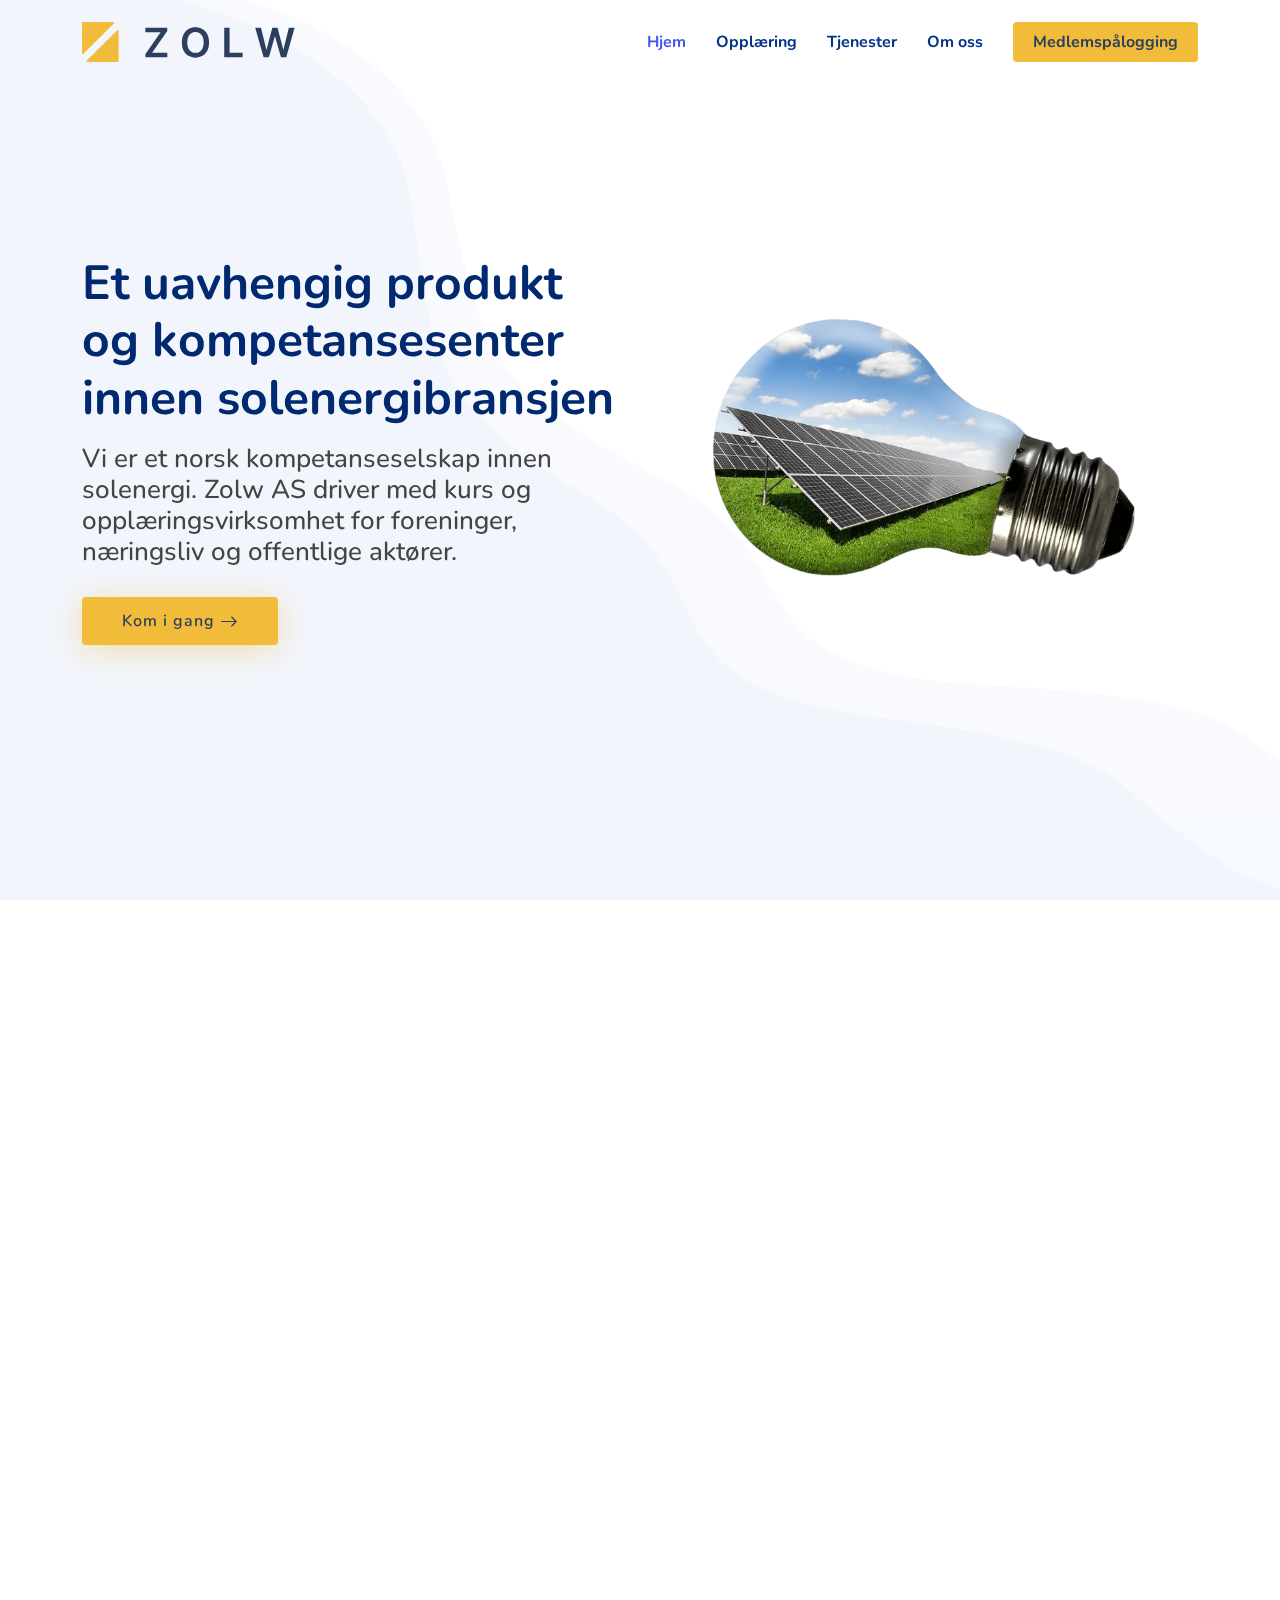
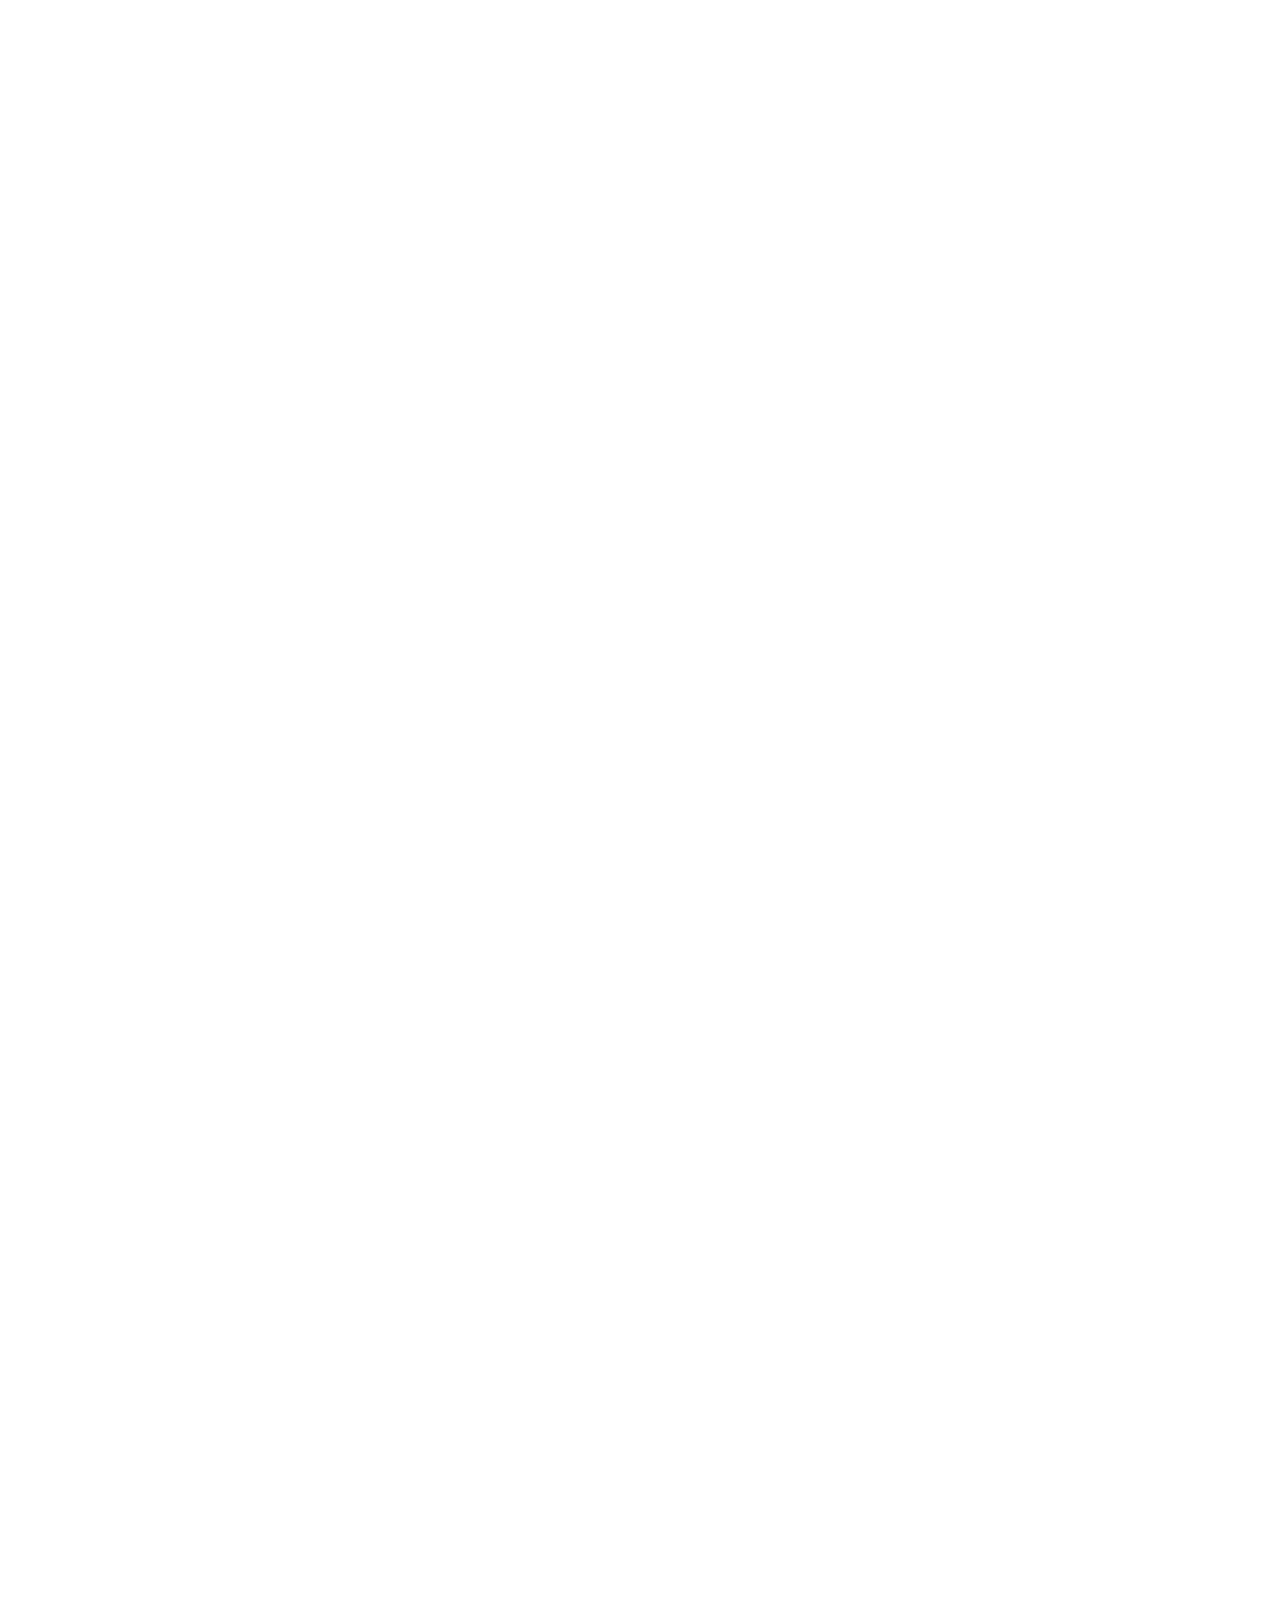
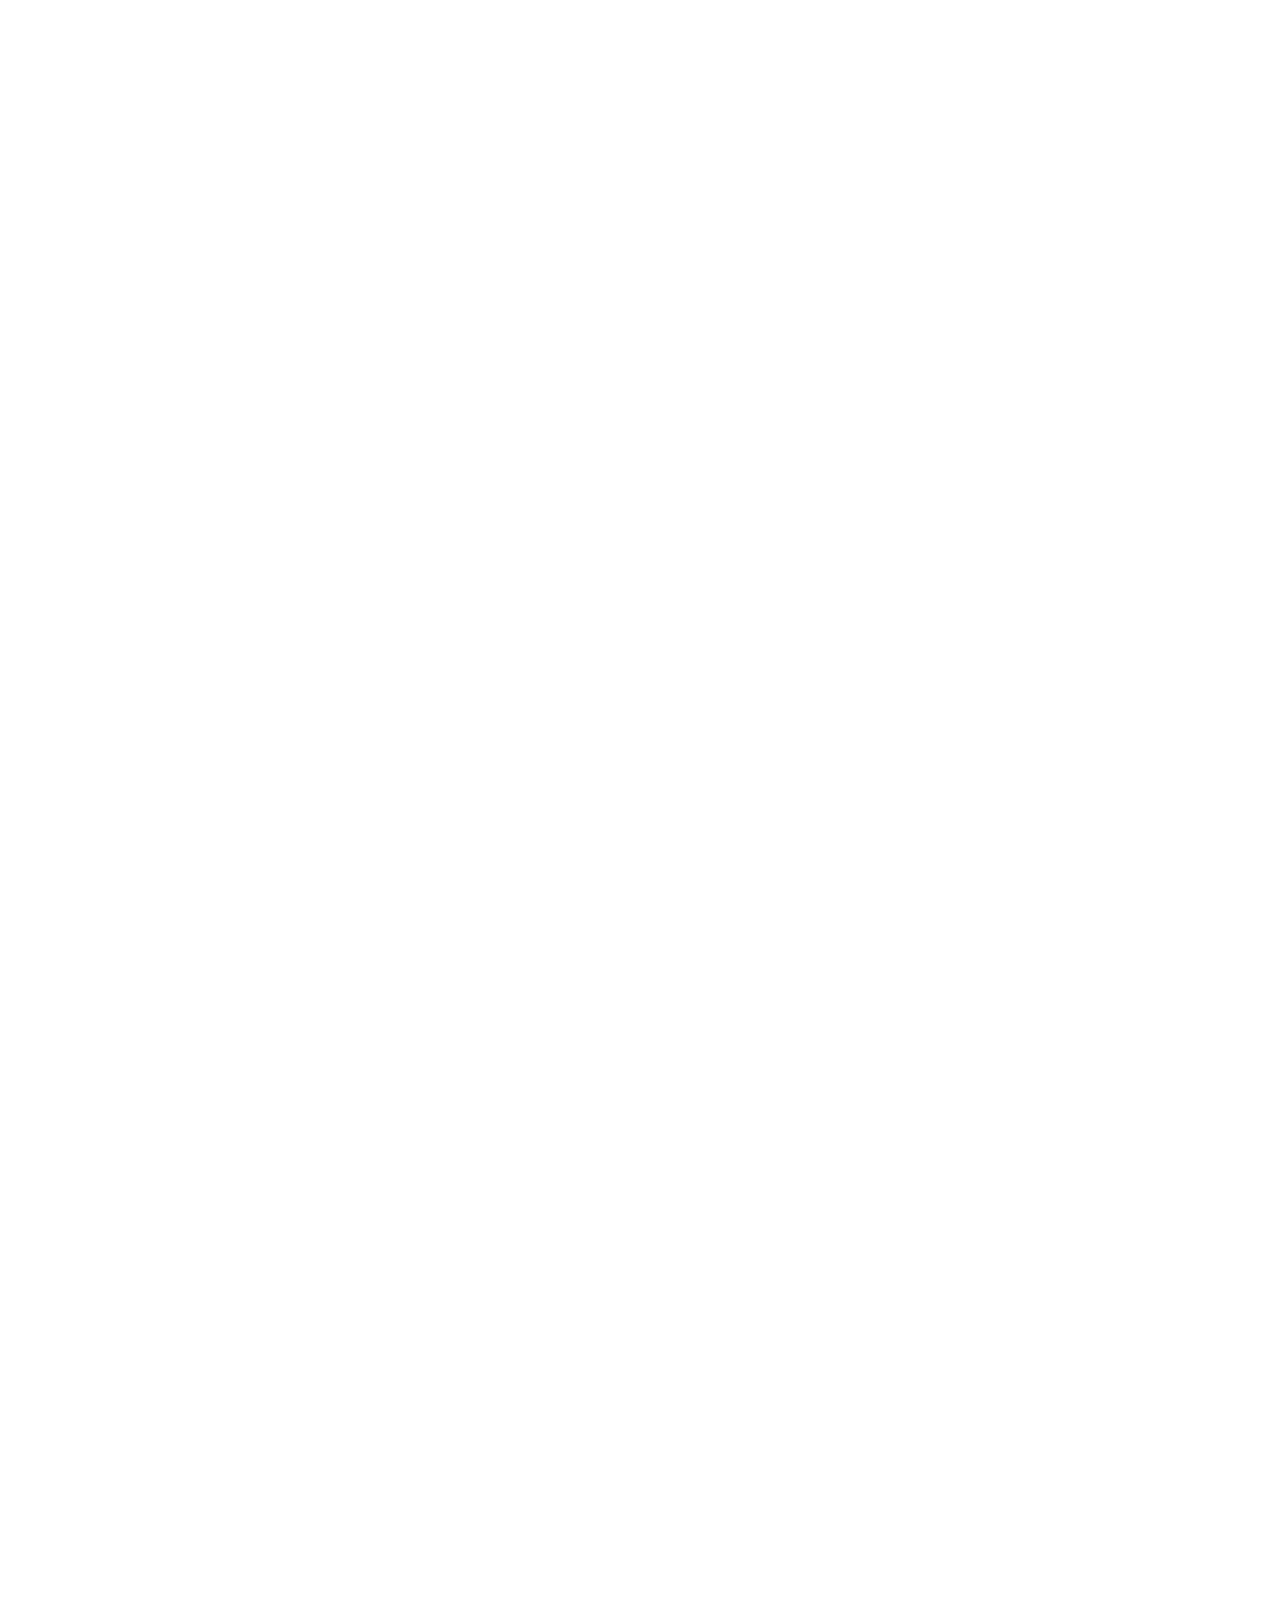
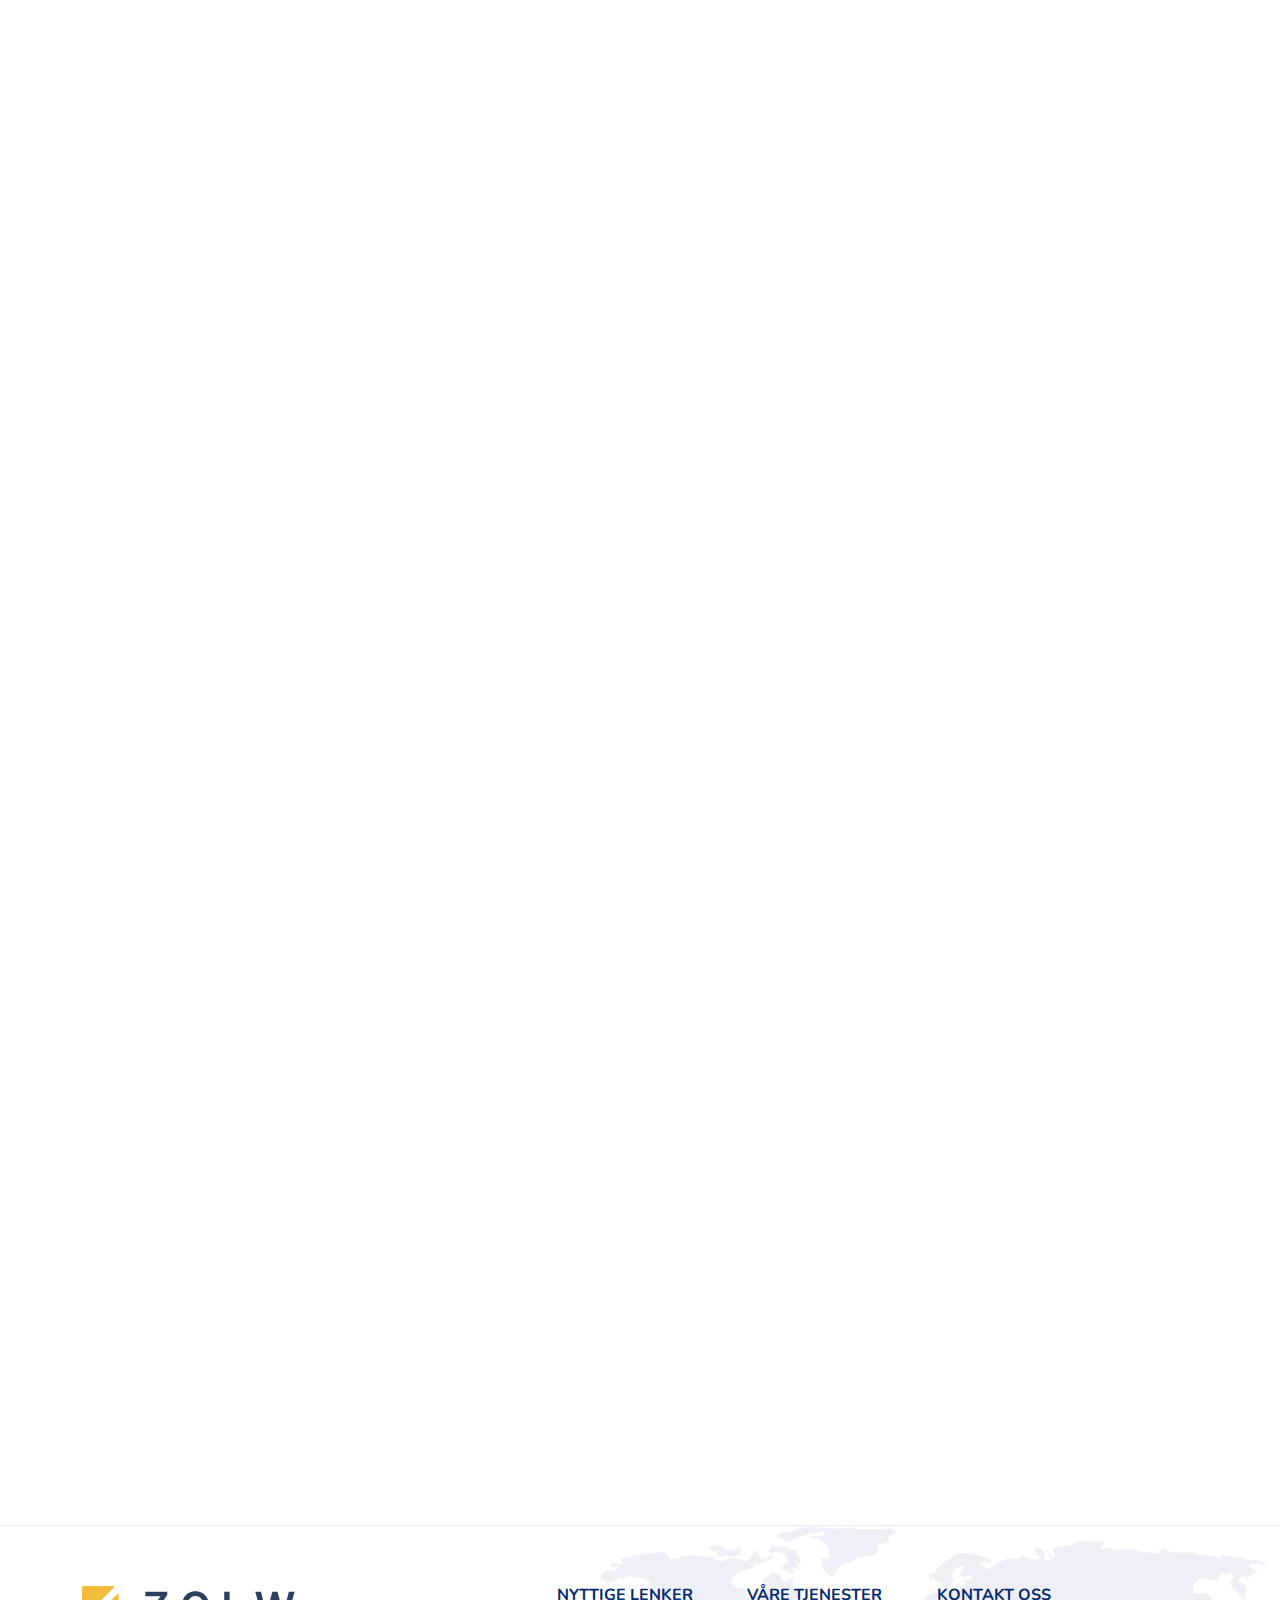
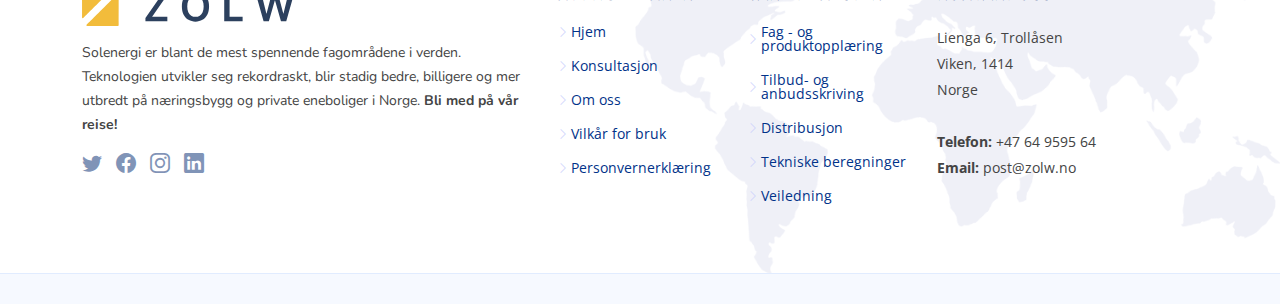
<file: index.html>
<!DOCTYPE html>
<html lang="en">
  <head>
    <meta charset="utf-8" />
    <meta content="width=device-width, initial-scale=1.0" name="viewport" />

    <title>Zolw AS - rådgiving til solcellebransjen i Norge</title>
    <meta content="" name="description" />
    <meta content="" name="keywords" />

    <!-- Favicons -->
    <link href="assets/img/faviconhead.svg" rel="icon" />
    <link href="assets/img/apple-touch-icon.png" rel="apple-touch-icon" />

    <!-- Google Fonts -->
    <link
      href="https://fonts.googleapis.com/css?family=Open+Sans:300,300i,400,400i,600,600i,700,700i|Nunito:300,300i,400,400i,600,600i,700,700i|Poppins:300,300i,400,400i,500,500i,600,600i,700,700i"
      rel="stylesheet"
    />

    <!-- Vendor CSS Files -->
    <link href="assets/vendor/aos/aos.css" rel="stylesheet" />
    <link
      href="assets/vendor/bootstrap/css/bootstrap.min.css"
      rel="stylesheet"
    />
    <link
      href="assets/vendor/bootstrap-icons/bootstrap-icons.css"
      rel="stylesheet"
    />
    <link
      href="assets/vendor/glightbox/css/glightbox.min.css"
      rel="stylesheet"
    />
    <link href="assets/vendor/remixicon/remixicon.css" rel="stylesheet" />
    <link href="assets/vendor/swiper/swiper-bundle.min.css" rel="stylesheet" />

    <!-- Template Main CSS File -->
    <link href="assets/css/style.css" rel="stylesheet" />

    <!-- =======================================================
  * Author Name: Eirik Pagani Vavik
  ======================================================== -->
  </head>

  <body>
    <!-- ======= Header ======= -->
    <header id="header" class="header fixed-top">
      <div
        class="container-fluid container-xl d-flex align-items-center justify-content-between"
      >
        <a href="index.html" class="logo d-flex align-items-center">
          <img src="assets/img/zolwLogo.svg" alt="" />
        </a>

        <nav id="navbar" class="navbar">
          <ul>
            <li><a class="nav-link scrollto active" href="#hero">Hjem</a></li>
            <li>
              <a class="nav-link scrollto" href="#opplaering">Opplæring</a>
            </li>
            <li>
              <a class="nav-link scrollto" href="#tjenester">Tjenester</a>
            </li>
            <li><a class="nav-link scrollto" href="#team">Om oss</a></li>

            <li>
              <a class="getstarted scrollto" href="/mixExam2/index.html">Medlemspålogging</a>
            </li>
          </ul>
          <i class="bi bi-list mobile-nav-toggle"></i>
        </nav>
        <!-- .navbar -->
      </div>
    </header>
    <!-- End Header -->

    <!-- ======= Hero Section ======= -->
    <section id="hero" class="hero d-flex align-items-center">
      <div class="container">
        <div class="row">
          <div class="col-lg-6 d-flex flex-column justify-content-center">
            <h1 data-aos="fade-up">
              Et uavhengig produkt og kompetansesenter innen solenergibransjen
            </h1>
            <h2 data-aos="fade-up" data-aos-delay="400">
              Vi er et norsk kompetanseselskap innen solenergi. Zolw AS driver
              med kurs og opplæringsvirksomhet for foreninger, næringsliv og
              offentlige aktører.
            </h2>
            <div data-aos="fade-up" data-aos-delay="600">
              <div class="text-center text-lg-start">
                <a
                  href="#about"
                  class="btn-get-started scrollto d-inline-flex align-items-center justify-content-center align-self-center"
                >
                  <span>Kom i gang</span>
                  <i class="bi bi-arrow-right"></i>
                </a>
              </div>
            </div>
          </div>
          <div
            class="col-lg-6 hero-img"
            data-aos="zoom-out"
            data-aos-delay="200"
          >
            <img src="assets/img/zolw2.png" class="img-fluid" alt="" />
          </div>
        </div>
      </div>
    </section>
    <!-- End Hero -->

    <main id="main">
      <!-- ======= About Section ======= -->
      <section id="about" class="about">
        <div class="container" data-aos="fade-up">
          <div class="row gx-0">
            <div
              class="col-lg-6 d-flex flex-column justify-content-center"
              data-aos="fade-up"
              data-aos-delay="200"
            >
              <div class="content">
                <h3>Hvem er vi?</h3>
                <h2>Vi er et norsk kompetanseselskap innen solenergi.</h2>
                <p>
                  Den raske utviklingen stiller krav til norske bedrifter om å
                  holde seg oppdatert på den faglige utviklingen,
                  produktspekter, materialvalg og teknologi for å sikre at de
                  beste løsningene blir installert i det norske markedet.
                </p>
                <div class="text-center text-lg-start">
                  <a
                    href="#opplaering"
                    class="btn-read-more d-inline-flex align-items-center justify-content-center align-self-center blue-btn"
                  >
                    <span>Les mer</span>
                    <i class="bi bi-arrow-right"></i>
                  </a>
                </div>
              </div>
            </div>

            <div
              class="col-lg-6 d-flex align-items-center"
              data-aos="zoom-out"
              data-aos-delay="200"
            >
              <img src="assets/img/zolw1.webp" class="img-fluid" alt="" />
            </div>
          </div>
        </div>
      </section>
      <!-- End About Section -->

      <!-- ======= Values Section ======= -->
      <section id="opplaering" class="values">
        <div class="container" data-aos="fade-up">
          <header class="section-header">
            <h2>Opplæring</h2>
            <p>#GRØNNLØSNING</p>
          </header>

          <div class="row">
            <div class="col-lg-4" data-aos="fade-up" data-aos-delay="200">
              <div class="box">
                <img src="assets/img/values-1.png" class="img-fluid" alt="" />
                <h3>Fag - og produktopplæring</h3>
                <p>
                  Vi holder kurs om solceller på Solarskolen. Vi kan også komme
                  til din arbeidsplass og holde et bedriftstilpasset kurs.
                </p>
              </div>
            </div>

            <div
              class="col-lg-4 mt-4 mt-lg-0"
              data-aos="fade-up"
              data-aos-delay="400"
            >
              <div class="box">
                <img src="assets/img/values-2.png" class="img-fluid" alt="" />
                <h3>Praktiske kurs</h3>
                <p>
                  I den praktiske delen går vi blant annet igjennom sikkerhet,
                  løfting, regelverk for arbeid i høyden, installasjon,
                  punktlast og distribuert last
                </p>
              </div>
            </div>

            <div
              class="col-lg-4 mt-4 mt-lg-0"
              data-aos="fade-up"
              data-aos-delay="600"
            >
              <div class="box">
                <img src="assets/img/values-3.png" class="img-fluid" alt="" />
                <h3>Teoretiske kurs</h3>
                <p>
                  I den teoretiske delen går vi blant annet igjennom
                  solcellemarkedet, panelenes oppbygning, vekselretteren og
                  festemateriell
                </p>
              </div>
            </div>
          </div>
        </div>
      </section>
      <!-- End Values Section -->

      <!-- ======= Counts Section ======= -->
      <section id="counts" class="counts">
        <div class="container" data-aos="fade-up">
          <div class="row gy-4">
            <div class="col-lg-3 col-md-6">
              <div class="count-box">
                <i class="bi bi-emoji-smile"></i>
                <div>
                  <span
                    data-purecounter-start="0"
                    data-purecounter-end="98"
                    data-purecounter-duration="1"
                    class="purecounter"
                  ></span>
                  <p>Fornøyde kunder</p>
                </div>
              </div>
            </div>

            <div class="col-lg-3 col-md-6">
              <div class="count-box">
                <i class="bi bi-journal-richtext" style="color: #ee6c20"></i>
                <div>
                  <span
                    data-purecounter-start="0"
                    data-purecounter-end="104"
                    data-purecounter-duration="1"
                    class="purecounter"
                  ></span>
                  <p>Prosjekter</p>
                </div>
              </div>
            </div>

            <div class="col-lg-3 col-md-6">
              <div class="count-box">
                <i class="bi bi-globe-europe-africa" style="color: #15be56"></i>
                <div>
                  <span
                    data-purecounter-start="0"
                    data-purecounter-end="4"
                    data-purecounter-duration="1"
                    class="purecounter"
                  ></span>
                  <p>Land</p>
                </div>
              </div>
            </div>

            <div class="col-lg-3 col-md-6">
              <div class="count-box">
                <i class="bi bi-people" style="color: #bb0852"></i>
                <div>
                  <span
                    data-purecounter-start="0"
                    data-purecounter-end="6"
                    data-purecounter-duration="1"
                    class="purecounter"
                  ></span>
                  <p>Ansatte</p>
                </div>
              </div>
            </div>
          </div>
        </div>
      </section>
      <!-- End Counts Section -->

      <!-- ======= Features Section ======= -->
      <section id="tjenester" class="features">
        <div class="container" data-aos="fade-up">
          <header class="section-header">
            <h2>Våre tjenester</h2>
            <p>Løsninger for energibransjen!</p>
          </header>

          <div class="row">
            <div class="col-lg-6">
              <img src="assets/img/features.png" class="img-fluid" alt="" />
            </div>

            <div class="col-lg-6 mt-5 mt-lg-0 d-flex">
              <div class="row align-self-center gy-4">
                <div class="col-md-6" data-aos="zoom-out" data-aos-delay="200">
                  <div class="feature-box d-flex align-items-center">
                    <i class="bi bi-check"></i>
                    <h3>Fag - og produktopplæring</h3>
                  </div>
                </div>

                <div class="col-md-6" data-aos="zoom-out" data-aos-delay="300">
                  <div class="feature-box d-flex align-items-center">
                    <i class="bi bi-check"></i>
                    <h3>
                      Tekniske beregninger og løsningsforslag på solcelleanlegg
                    </h3>
                  </div>
                </div>

                <div class="col-md-6" data-aos="zoom-out" data-aos-delay="400">
                  <div class="feature-box d-flex align-items-center">
                    <i class="bi bi-check"></i>
                    <h3>Tilbud- og anbudsskriving</h3>
                  </div>
                </div>

                <div class="col-md-6" data-aos="zoom-out" data-aos-delay="500">
                  <div class="feature-box d-flex align-items-center">
                    <i class="bi bi-check"></i>
                    <h3>
                      Veiledning ved installering og montering av solcelleanlegg
                    </h3>
                  </div>
                </div>

                <div class="col-md-6" data-aos="zoom-out" data-aos-delay="600">
                  <div class="feature-box d-flex align-items-center">
                    <i class="bi bi-check"></i>
                    <h3>
                      Distribusjon av solcellemateriell til prosjekter ved behov
                    </h3>
                  </div>
                </div>

                <div class="col-md-6" data-aos="zoom-out" data-aos-delay="700">
                  <div class="feature-box d-flex align-items-center">
                    <i class="bi bi-check"></i>
                    <h3>Annet nødvendig læringsmateriell</h3>
                  </div>
                </div>
              </div>
            </div>
          </div>
          <!-- / row -->

          <!-- Feature Tabs -->
          <div class="row feture-tabs" data-aos="fade-up">
            <div class="col-lg-6">
              <h3>Ikke alt kan løses bak en datamaskin!</h3>

              <!-- Tabs -->
              <ul class="nav nav-pills mb-3">
                <li>
                  <a class="nav-link active" data-bs-toggle="pill" href="#tab1"
                    >Lang erfaring!</a
                  >
                </li>
                <li>
                  <a class="nav-link" data-bs-toggle="pill" href="#tab2"
                    >Spesialiserte prosjekter</a
                  >
                </li>
                <li>
                  <a class="nav-link" data-bs-toggle="pill" href="#tab3"
                    >Godt samarbeid</a
                  >
                </li>
              </ul>
              <!-- End Tabs -->

              <!-- Tab Content -->
              <div class="tab-content">
                <div class="tab-pane fade show active" id="tab1">
                  <p>
                    Derfor blir vi med ut på befaringer og bistår med alt av
                    teknisk kompetanse og erfaring. Vi har god erfaring med å
                    bistå kunder ute og har fått tilbakemeldinger på at det gjør
                    både deg og kunden mer trygg på det solcelleanlegget som
                    skal installeres. I tillegg kan vi stille med måleutstyr og
                    sørge for at inndata til beregninger blir korrekt.
                  </p>
                  <div class="d-flex align-items-center mb-2">
                    <i class="bi bi-check2"></i>
                    <h4>
                      Vi holder oss oppdatert på produkter og regelverk slik at
                      du kan bruke tiden din på drift!
                    </h4>
                  </div>
                </div>
                <!-- End Tab 1 Content -->

                <div class="tab-pane fade show" id="tab2">
                  <p>
                    Vi har erfaring fra en rekke spesielle prosjekter og vet at
                    ikke alt passer inn i et standardisert løsningsforslag. For
                    oss er det viktig å bistå med å finne den beste løsningen
                    for kunden, og gjennom samarbeid med ulike leverandører har
                    vi et bredt produktspekter som gjør at vi kan levere alt du
                    kan tenke deg innenfor solenergi.
                  </p>

                  <div class="d-flex align-items-center mb-2">
                    <i class="bi bi-check2"></i>
                    <h4>
                      Våre samarbeidspartnere får hjelp fra start til slutt i et
                      prosjekt, og oppfølging etter overlevering dersom man
                      ønsker det.
                    </h4>
                  </div>
                  <p>
                    Ønsker du en utredning av hva som er mulig har vi også
                    erfaring fra mulighetsstudier og anbudsskriving der vi
                    bistår med tekniske løsningsforslag samt innsikt i markedet
                    og de priser man kan forvente seg.
                  </p>
                </div>
                <!-- End Tab 2 Content -->

                <div class="tab-pane fade show" id="tab3">
                  <p>
                    Vi skal skape verdier for våre kunder ved å bidra til at
                    kundene kan vinne og gjennomføre prosjekter med god kvalitet
                    og riktig pris. Våre kunder skal oppleve oss som en
                    samarbeidspartner som skaper merverdi for dem og deres
                    kunder.
                  </p>
                </div>
                <!-- End Tab 3 Content -->
              </div>
            </div>

            <div class="col-lg-6">
              <img src="assets/img/features-2.png" class="img-fluid" alt="" />
            </div>
          </div>
          <!-- End Feature Tabs -->

          <!-- Feature Icons -->
          <div class="row feature-icons" data-aos="fade-up">
            <h3>Løsninger for solenergibransjen!</h3>

            <div class="row">
              <div
                class="col-xl-4 text-center"
                data-aos="fade-right"
                data-aos-delay="100"
              >
                <img src="assets/img/zolw4.jpg" class="img-fluid p-4" alt="" />
              </div>

              <div class="col-xl-8 d-flex content">
                <div class="row align-self-center gy-4">
                  <div class="col-md-6 icon-box" data-aos="fade-up">
                    <i class="ri-line-chart-line"></i>
                    <div>
                      <h4>Rekordrask utvikling</h4>
                      <p>
                        Solenergi er blant de mest spennende fagområdene i
                        verden. Teknologien utvikler seg rekordraskt, blir
                        stadig bedre, billigere og mer utbredt på næringsbygg og
                        private eneboliger i Norge.
                      </p>
                    </div>
                  </div>

                  <div
                    class="col-md-6 icon-box"
                    data-aos="fade-up"
                    data-aos-delay="100"
                  >
                    <i class="bi bi-patch-question"></i>
                    <div>
                      <h4>Tilbyr hjelp</h4>
                      <p>
                        Zolw hjelper også andre konsulentselskap, det offentlige
                        og installatører o.a. med hjelp til prosjektering,
                        anbudsskriving og dokumentasjon av solenergianlegg.
                      </p>
                    </div>
                  </div>

                  <div
                    class="col-md-6 icon-box"
                    data-aos="fade-up"
                    data-aos-delay="200"
                  >
                    <i class="ri-brush-4-line"></i>
                    <div>
                      <h4>Store krav til norske bedrifter</h4>
                      <p>
                        Den raske utviklingen stiller krav til norske bedrifter
                        om å holde seg oppdatert på den faglige utviklingen,
                        produktspekter, materialvalg og teknologi for å sikre at
                        de beste løsningene blir installert i det norske
                        markedet. ​
                      </p>
                    </div>
                  </div>

                  <div
                    class="col-md-6 icon-box"
                    data-aos="fade-up"
                    data-aos-delay="300"
                  >
                    <i class="ri-magic-line"></i>
                    <div>
                      <h4>Kunnskapsrike og innovative</h4>
                      <p>
                        Vi er også ledende på kunnskap om produkter og
                        utviklingen i hele solenergibransjen. Selskapet utvikler
                        også innovative løsninger selv som Zolw sine
                        samarbeidspartnere drar nytte av.
                      </p>
                    </div>
                  </div>

                  <div
                    class="col-md-6 icon-box"
                    data-aos="fade-up"
                    data-aos-delay="400"
                  >
                    <i class="bi bi-flag"></i>
                    <div>
                      <h4>Norsk kompetanseselskap</h4>
                      <p>
                        Zolw AS er et norsk kompetanseselskap innen solenergi.
                        Vi driver med kurs og opplæringsvirksomhet for
                        foreninger, næringsliv og offentlige aktører.
                      </p>
                    </div>
                  </div>

                  <div
                    class="col-md-6 icon-box"
                    data-aos="fade-up"
                    data-aos-delay="500"
                  >
                    <i class="ri-radar-line"></i>
                    <div>
                      <h4>En byggeplass for læring</h4>
                      <p>
                        I tilleg er Zolw med ute på byggeplass for å veilede og
                        kvalitetssikre selve installeringen. Mottoet vårt er å
                        fremme solenergi og sikre den beste kvaliteten på
                        solenergianlegg.
                      </p>
                    </div>
                  </div>
                </div>
              </div>
            </div>
          </div>
          <!-- End Feature Icons -->
        </div>
      </section>
      <!-- End Features Section -->

      <!-- ======= F.A.Q Section ======= -->
      <section id="faq" class="faq">
        <div class="container" data-aos="fade-up">
          <header class="section-header">
            <h2>F.A.Q</h2>
            <p>Ofte stilte spørsmål</p>
          </header>

          <div class="row">
            <div class="col-lg">
              <!-- F.A.Q List 1-->
              <div class="accordion accordion-flush" id="faqlist1">
                <div class="accordion-item">
                  <h2 class="accordion-header">
                    <button
                      class="accordion-button collapsed"
                      type="button"
                      data-bs-toggle="collapse"
                      data-bs-target="#faq-content-1"
                    >
                      Skal du levere anbud, men tenker at solcelleanlegget kan
                      du for lite om?
                    </button>
                  </h2>
                  <div
                    id="faq-content-1"
                    class="accordion-collapse collapse"
                    data-bs-parent="#faqlist1"
                  >
                    <div class="accordion-body">
                      Vi leser igjennom anbudet og informerer deg om hva som
                      trengs, og bør leveres. Vi har også programvaren som
                      trengs for å simulere solenergianlegget korrekt. Vi kan
                      behandle og lage 3D-modeller og importere de til
                      simuleringsprogrammet. Videre leverer vi
                      skyggeberegninger, lastberegninger, DC-tap beregninger og
                      alt annet du måtte trenge i forbindelse med leveransen av
                      solcellleanlegget.
                    </div>
                  </div>
                </div>

                <div class="accordion-item">
                  <h2 class="accordion-header">
                    <button
                      class="accordion-button collapsed"
                      type="button"
                      data-bs-toggle="collapse"
                      data-bs-target="#faq-content-2"
                    >
                      Hvilke programvare bruker vi for å håndtere og levere det
                      du trenger?
                    </button>
                  </h2>
                  <div
                    id="faq-content-2"
                    class="accordion-collapse collapse"
                    data-bs-parent="#faqlist1"
                  >
                    <div class="accordion-body">
                      Vi har utallige timer bak oss i PV*SOL programvaren og kan
                      levere det du trenger. Vi kan tilpasse anlegg til kundens
                      energiforbruk, sette innmatingsbegrensninger og utføre
                      analyser slik at din kunde får det beste anlegget. Vi
                      leverer også enklere beregninger, alt tilpasset ditt
                      behov.
                    </div>
                  </div>
                </div>

                <div class="accordion-item">
                  <h2 class="accordion-header">
                    <button
                      class="accordion-button collapsed"
                      type="button"
                      data-bs-toggle="collapse"
                      data-bs-target="#faq-content-3"
                    >
                      Hvordan holder vi oss oppdatert på det nyeste innenfor
                      produsentenes beregningsprogram
                    </button>
                  </h2>
                  <div
                    id="faq-content-3"
                    class="accordion-collapse collapse"
                    data-bs-parent="#faqlist1"
                  >
                    <div class="accordion-body">
                      Vi har jevnlig kurs med de ledende aktørene innenfor
                      festemateriell og invertere slik at vi holder oss
                      oppdatert på produkter og beregningsprogram.
                    </div>
                  </div>
                </div>
              </div>
            </div>
          </div>
        </div>
      </section>
      <!-- End F.A.Q Section -->

      <!-- ======= Team Section ======= -->
      <section id="team" class="team">
        <div class="container" data-aos="fade-up">
          <header class="section-header">
            <h2>Team</h2>
            <p>De hardtarbeidende ansatte!</p>
          </header>

          <div class="row gy-4">
            <div
              class="col-lg-3 col-md-6 d-flex align-items-stretch"
              data-aos="fade-up"
              data-aos-delay="100"
            >
              <div class="member">
                <div class="member-img">
                  <img
                    src="assets/img/zolwPerson1.png"
                    class="img-fluid"
                    alt=""
                  />
                  <div class="social">
                    <a href=""><i class="bi bi-twitter"></i></a>
                    <a href=""><i class="bi bi-facebook"></i></a>
                    <a href=""><i class="bi bi-instagram"></i></a>
                    <a href=""><i class="bi bi-linkedin"></i></a>
                  </div>
                </div>
                <div class="member-info">
                  <h4>Frode Lindmo</h4>
                  <span>Daglig leder</span>
                  <p>
                    Jobbet i solenergibransjen siden 2015. Holder kurs på
                    Solarskolen og har lang erfaring innenfor montering.
                  </p>
                </div>
              </div>
            </div>

            <div
              class="col-lg-3 col-md-6 d-flex align-items-stretch"
              data-aos="fade-up"
              data-aos-delay="200"
            >
              <div class="member">
                <div class="member-img">
                  <img
                    src="assets/img/zolwPerson2.png"
                    class="img-fluid"
                    alt=""
                  />
                  <div class="social">
                    <a href=""><i class="bi bi-twitter"></i></a>
                    <a href=""><i class="bi bi-facebook"></i></a>
                    <a href=""><i class="bi bi-instagram"></i></a>
                    <a href=""><i class="bi bi-linkedin"></i></a>
                  </div>
                </div>
                <div class="member-info">
                  <h4>Yngvar Søetorp</h4>
                  <span>Senior Partner</span>
                  <p>
                    Jobbet i solenergibransjen siden 2008. Sittet i styret i
                    Norsk Solenergiforening i en årrekke.
                  </p>
                </div>
              </div>
            </div>

            <div
              class="col-lg-3 col-md-6 d-flex align-items-stretch"
              data-aos="fade-up"
              data-aos-delay="300"
            >
              <div class="member">
                <div class="member-img">
                  <img
                    src="assets/img/zolwPerson3.png"
                    class="img-fluid"
                    alt=""
                  />
                  <div class="social">
                    <a href=""><i class="bi bi-twitter"></i></a>
                    <a href=""><i class="bi bi-facebook"></i></a>
                    <a href=""><i class="bi bi-instagram"></i></a>
                    <a href=""><i class="bi bi-linkedin"></i></a>
                  </div>
                </div>
                <div class="member-info">
                  <h4>Kristoffer Strømmen</h4>
                  <span>Teknisk sjef</span>
                  <p>
                    M.Sc. Material Technology <br />Sivilingeniør i
                    materialteknolog
                  </p>
                </div>
              </div>
            </div>

            <div
              class="col-lg-3 col-md-6 d-flex align-items-stretch"
              data-aos="fade-up"
              data-aos-delay="400"
            >
              <div class="member">
                <div class="member-img">
                  <img
                    src="assets/img/zolwPerson4.png"
                    class="img-fluid"
                    alt=""
                  />
                  <div class="social">
                    <a href=""><i class="bi bi-twitter"></i></a>
                    <a href=""><i class="bi bi-facebook"></i></a>
                    <a href=""><i class="bi bi-instagram"></i></a>
                    <a href=""><i class="bi bi-linkedin"></i></a>
                  </div>
                </div>
                <div class="member-info">
                  <h4>Christopher Søetorp</h4>
                  <span>Økonomisjef</span>
                  <p>
                    Bachelor i politisk økonomi <br />
                    Bachelor i økonomi - regnskap
                  </p>
                </div>
              </div>
            </div>
          </div>
        </div>
      </section>
      <!-- End Team Section -->

      <!-- ======= Clients Section ======= -->
      <section id="clients" class="clients">
        <div class="container" data-aos="fade-up">
          <header class="section-header">
            <h2>Våre fornøyde kunder</h2>
            <p>Et utvalg av våre mest fornøyde kunder</p>
          </header>

          <div class="clients-slider swiper">
            <div class="swiper-wrapper align-items-center">
              <div class="swiper-slide">
                <img src="assets/img/company1.png" class="img-fluid" alt="" />
              </div>
              <div class="swiper-slide">
                <img src="assets/img/company2.png" class="img-fluid" alt="" />
              </div>
              <div class="swiper-slide">
                <img src="assets/img/company3.png" class="img-fluid" alt="" />
              </div>
              <div class="swiper-slide">
                <img src="assets/img/company4.png" class="img-fluid" alt="" />
              </div>
              <div class="swiper-slide">
                <img src="assets/img/company5.png" class="img-fluid" alt="" />
              </div>
              <div class="swiper-slide">
                <img src="assets/img/company6.png" class="img-fluid" alt="" />
              </div>
              <div class="swiper-slide">
                <img src="assets/img/company7.png" class="img-fluid" alt="" />
              </div>
              <div class="swiper-slide">
                <img src="assets/img/company8.png" class="img-fluid" alt="" />
              </div>
            </div>
            <div class="swiper-pagination"></div>
          </div>
        </div>
      </section>
      <!-- End Clients Section -->

      <!-- ======= Contact Section ======= -->
      <section id="contact" class="contact">
        <div class="container" data-aos="fade-up">
          <header class="section-header">
            <h2>Kontakt</h2>
            <p>Kontakt oss</p>
          </header>

          <div class="row gy-4">
            <div class="col-lg-6">
              <div class="row gy-4">
                <div class="col-md-6">
                  <div class="info-box">
                    <i class="bi bi-geo-alt"></i>
                    <h3>Addresse</h3>
                    <p>Lienga 6, Trollåsen, Viken 1414, NO</p>
                  </div>
                </div>
                <div class="col-md-6">
                  <div class="info-box">
                    <i class="bi bi-telephone"></i>
                    <h3>Ring oss</h3>
                    <p>+47 64 9595 64</p>
                  </div>
                </div>
                <div class="col-md-6">
                  <div class="info-box">
                    <i class="bi bi-envelope"></i>
                    <h3>Send oss e-post</h3>
                    <p>post@zolw.no</p>
                  </div>
                </div>
                <div class="col-md-6">
                  <div class="info-box">
                    <i class="bi bi-clock"></i>
                    <h3>Åpningstider</h3>
                    <p>Mandag - Fredag, 08:00 - 16:00</p>
                  </div>
                </div>
              </div>
            </div>

            <div class="col-lg-6">
              <form
                action="forms/contact.php"
                method="post"
                class="php-email-form"
              >
                <div class="row gy-4">
                  <div class="col-md-6">
                    <input
                      type="text"
                      name="name"
                      class="form-control"
                      placeholder="Ditt navn"
                      required
                    />
                  </div>

                  <div class="col-md-6">
                    <input
                      type="email"
                      class="form-control"
                      name="email"
                      placeholder="Din Email"
                      required
                    />
                  </div>

                  <div class="col-md-12">
                    <input
                      type="text"
                      class="form-control"
                      name="subject"
                      placeholder="Tittel"
                      required
                    />
                  </div>

                  <div class="col-md-12">
                    <textarea
                      class="form-control"
                      name="message"
                      rows="6"
                      placeholder="Melding"
                      required
                    ></textarea>
                  </div>

                  <div class="col-md-12 text-center">
                    <div class="loading">Loading</div>
                    <div class="error-message"></div>
                    <div class="sent-message">
                      Din melding har blitt sendt, takk!
                    </div>

                    <button type="submit">Send Melding</button>
                  </div>
                </div>
              </form>
            </div>
          </div>
        </div>
      </section>
      <!-- End Contact Section -->
    </main>
    <!-- End #main -->

    <!-- ======= Footer ======= -->
    <footer id="footer" class="footer">
      <div class="footer-top">
        <div class="container">
          <div class="row gy-4">
            <div class="col-lg-5 col-md-12 footer-info">
              <a href="index.html" class="logo d-flex align-items-center">
                <img src="assets/img/zolwLogo.svg" alt="" />
              </a>
              <p>
                Solenergi er blant de mest spennende fagområdene i verden.
                Teknologien utvikler seg rekordraskt, blir stadig bedre,
                billigere og mer utbredt på næringsbygg og private eneboliger i
                Norge. <strong>Bli med på vår reise!</strong>
              </p>
              <div class="social-links mt-3">
                <a href="#" class="twitter"><i class="bi bi-twitter"></i></a>
                <a href="#" class="facebook"><i class="bi bi-facebook"></i></a>
                <a href="#" class="instagram"
                  ><i class="bi bi-instagram"></i
                ></a>
                <a href="#" class="linkedin"><i class="bi bi-linkedin"></i></a>
              </div>
            </div>

            <div class="col-lg-2 col-6 footer-links">
              <h4>Nyttige lenker</h4>
              <ul>
                <li>
                  <i class="bi bi-chevron-right"></i> <a href="#">Hjem</a>
                </li>
                <li>
                  <i class="bi bi-chevron-right"></i>
                  <a href="#">Konsultasjon</a>
                </li>
                <li>
                  <i class="bi bi-chevron-right"></i> <a href="#">Om oss</a>
                </li>
                <li>
                  <i class="bi bi-chevron-right"></i>
                  <a href="#">Vilkår for bruk</a>
                </li>
                <li>
                  <i class="bi bi-chevron-right"></i>
                  <a href="#">Personvernerklæring</a>
                </li>
              </ul>
            </div>

            <div class="col-lg-2 col-6 footer-links">
              <h4>Våre tjenester</h4>
              <ul>
                <li>
                  <i class="bi bi-chevron-right"></i>
                  <a href="#">Fag - og produktopplæring</a>
                </li>
                <li>
                  <i class="bi bi-chevron-right"></i>
                  <a href="#">Tilbud- og anbudsskriving</a>
                </li>
                <li>
                  <i class="bi bi-chevron-right"></i>
                  <a href="#">Distribusjon</a>
                </li>
                <li>
                  <i class="bi bi-chevron-right"></i>
                  <a href="#">Tekniske beregninger</a>
                </li>
                <li>
                  <i class="bi bi-chevron-right"></i>
                  <a href="#">Veiledning</a>
                </li>
              </ul>
            </div>

            <div
              class="col-lg-3 col-md-12 footer-contact text-center text-md-start"
            >
              <h4>Kontakt oss</h4>
              <p>
                Lienga 6, Trollåsen <br />
                Viken, 1414<br />
                Norge <br /><br />
                <strong>Telefon:</strong> +47 64 9595 64<br />
                <strong>Email:</strong> post@zolw.no<br />
              </p>
            </div>
          </div>
        </div>
      </div>
    </footer>
    <!-- End Footer -->

    <a
      href="#"
      class="back-to-top d-flex align-items-center justify-content-center"
      style="background-color: #f2bc3b"
      ><i class="bi bi-arrow-up-short" style="color: #2c405e"></i
    ></a>

    <!-- Vendor JS Files -->
    <script src="assets/vendor/purecounter/purecounter_vanilla.js"></script>
    <script src="assets/vendor/aos/aos.js"></script>
    <script src="assets/vendor/bootstrap/js/bootstrap.bundle.min.js"></script>
    <script src="assets/vendor/glightbox/js/glightbox.min.js"></script>
    <script src="assets/vendor/isotope-layout/isotope.pkgd.min.js"></script>
    <script src="assets/vendor/swiper/swiper-bundle.min.js"></script>
    <script src="assets/vendor/php-email-form/validate.js"></script>

    <!-- Template Main JS File -->
    <script src="assets/js/main.js"></script>
  </body>
</html>
</file>
<file: assets/css/style.css>
/**
* Template Name: FlexStart
* Updated: Mar 10 2023 with Bootstrap v5.2.3
* Template URL: https://bootstrapmade.com/flexstart-bootstrap-startup-template/
* Author: BootstrapMade.com
* License: https://bootstrapmade.com/license/
*/

/*--------------------------------------------------------------
# General
--------------------------------------------------------------*/
:root {
  scroll-behavior: smooth;
}

body {
  font-family: "Open Sans", sans-serif;
  color: #444444;
}

a {
  color: #4154f1;
  text-decoration: none;
}

a:hover {
  color: #717ff5;
  text-decoration: none;
}

h1,
h2,
h3,
h4,
h5,
h6 {
  font-family: "Nunito", sans-serif;
}

/*--------------------------------------------------------------
# Sections
--------------------------------------------------------------*/
section {
  padding: 60px 0;
  overflow: hidden;
}

.section-header {
  text-align: center;
  padding-bottom: 40px;
}

.section-header h2 {
  font-size: 13px;
  letter-spacing: 1px;
  font-weight: 700;
  margin: 0;
  color: #4154f1;
  text-transform: uppercase;
}

.section-header p {
  margin: 10px 0 0 0;
  padding: 0;
  font-size: 38px;
  line-height: 42px;
  font-weight: 700;
  color: #012970;
}

@media (max-width: 768px) {
  .section-header p {
    font-size: 28px;
    line-height: 32px;
  }
}

/*--------------------------------------------------------------
# Breadcrumbs
--------------------------------------------------------------*/
.breadcrumbs {
  padding: 15px 0;
  background: #012970;
  min-height: 40px;
  margin-top: 82px;
  color: #fff;
}

@media (max-width: 992px) {
  .breadcrumbs {
    margin-top: 57px;
  }
}

.breadcrumbs h2 {
  font-size: 28px;
  font-weight: 500;
}

.breadcrumbs ol {
  display: flex;
  flex-wrap: wrap;
  list-style: none;
  padding: 0 0 10px 0;
  margin: 0;
  font-size: 14px;
}

.breadcrumbs ol a {
  color: #fff;
  transition: 0.3s;
}

.breadcrumbs ol a:hover {
  text-decoration: underline;
}

.breadcrumbs ol li + li {
  padding-left: 10px;
}

.breadcrumbs ol li + li::before {
  display: inline-block;
  padding-right: 10px;
  color: #8894f6;
  content: "/";
}

/*--------------------------------------------------------------
# Back to top button
--------------------------------------------------------------*/
.back-to-top {
  position: fixed;
  visibility: hidden;
  opacity: 0;
  right: 15px;
  bottom: 15px;
  z-index: 99999;
  background: #4154f1;
  width: 40px;
  height: 40px;
  border-radius: 4px;
  transition: all 0.4s;
}

.back-to-top i {
  font-size: 24px;
  color: #fff;
  line-height: 0;
}

.back-to-top:hover {
  background: #6776f4;
  color: #fff;
}

.back-to-top.active {
  visibility: visible;
  opacity: 1;
}

/*--------------------------------------------------------------
# Disable aos animation delay on mobile devices
--------------------------------------------------------------*/
@media screen and (max-width: 768px) {
  [data-aos-delay] {
    transition-delay: 0 !important;
  }
}

/*--------------------------------------------------------------
# Header
--------------------------------------------------------------*/
.header {
  transition: all 0.5s;
  z-index: 997;
  padding: 20px 0;
}

.header.header-scrolled {
  background: #fff;
  padding: 15px 0;
  box-shadow: 0px 2px 20px rgba(1, 41, 112, 0.1);
}

.header .logo {
  line-height: 0;
}

.header .logo img {
  max-height: 40px;
  margin-right: 6px;
}

.header .logo span {
  font-size: 30px;
  font-weight: 700;
  letter-spacing: 1px;
  color: #012970;
  font-family: "Nunito", sans-serif;
  margin-top: 3px;
}

/*--------------------------------------------------------------
# Navigation Menu
--------------------------------------------------------------*/
/**
* Desktop Navigation 
*/
.navbar {
  padding: 0;
}

.navbar ul {
  margin: 0;
  padding: 0;
  display: flex;
  list-style: none;
  align-items: center;
}

.navbar li {
  position: relative;
}

.navbar a,
.navbar a:focus {
  display: flex;
  align-items: center;
  justify-content: space-between;
  padding: 10px 0 10px 30px;
  font-family: "Nunito", sans-serif;
  font-size: 16px;
  font-weight: 700;
  color: #013289;
  white-space: nowrap;
  transition: 0.3s;
}

.navbar a i,
.navbar a:focus i {
  font-size: 12px;
  line-height: 0;
  margin-left: 5px;
}

.navbar a:hover,
.navbar .active,
.navbar .active:focus,
.navbar li:hover > a {
  color: #4154f1;
}

.navbar .getstarted,
.navbar .getstarted:focus {
  background: #f2bc3b;
  padding: 8px 20px;
  margin-left: 30px;
  border-radius: 4px;
  color: #2c405e;
}

.navbar .getstarted:hover,
.navbar .getstarted:focus:hover {
  color: #fff;
  background: #D3A73F;
}

.navbar .dropdown ul {
  display: block;
  position: absolute;
  left: 14px;
  top: calc(100% + 30px);
  margin: 0;
  padding: 10px 0;
  z-index: 99;
  opacity: 0;
  visibility: hidden;
  background: #fff;
  box-shadow: 0px 0px 30px rgba(127, 137, 161, 0.25);
  transition: 0.3s;
  border-radius: 4px;
}

.navbar .dropdown ul li {
  min-width: 200px;
}

.navbar .dropdown ul a {
  padding: 10px 20px;
  font-size: 15px;
  text-transform: none;
  font-weight: 600;
}

.navbar .dropdown ul a i {
  font-size: 12px;
}

.navbar .dropdown ul a:hover,
.navbar .dropdown ul .active:hover,
.navbar .dropdown ul li:hover > a {
  color: #4154f1;
}

.navbar .dropdown:hover > ul {
  opacity: 1;
  top: 100%;
  visibility: visible;
}

.navbar .dropdown .dropdown ul {
  top: 0;
  left: calc(100% - 30px);
  visibility: hidden;
}

.navbar .dropdown .dropdown:hover > ul {
  opacity: 1;
  top: 0;
  left: 100%;
  visibility: visible;
}

@media (max-width: 1366px) {
  .navbar .dropdown .dropdown ul {
    left: -90%;
  }

  .navbar .dropdown .dropdown:hover > ul {
    left: -100%;
  }
}

/**
* Mobile Navigation 
*/
.mobile-nav-toggle {
  color: #012970;
  font-size: 28px;
  cursor: pointer;
  display: none;
  line-height: 0;
  transition: 0.5s;
}

.mobile-nav-toggle.bi-x {
  color: #fff;
}

@media (max-width: 991px) {
  .mobile-nav-toggle {
    display: block;
  }

  .navbar ul {
    display: none;
  }
}

.navbar-mobile {
  position: fixed;
  overflow: hidden;
  top: 0;
  right: 0;
  left: 0;
  bottom: 0;
  background: rgba(1, 22, 61, 0.9);
  transition: 0.3s;
}

.navbar-mobile .mobile-nav-toggle {
  position: absolute;
  top: 15px;
  right: 15px;
}

.navbar-mobile ul {
  display: block;
  position: absolute;
  top: 55px;
  right: 15px;
  bottom: 15px;
  left: 15px;
  padding: 10px 0;
  border-radius: 10px;
  background-color: #fff;
  overflow-y: auto;
  transition: 0.3s;
}

.navbar-mobile a,
.navbar-mobile a:focus {
  padding: 10px 20px;
  font-size: 15px;
  color: #012970;
}

.navbar-mobile a:hover,
.navbar-mobile .active,
.navbar-mobile li:hover > a {
  color: #4154f1;
}

.navbar-mobile .getstarted,
.navbar-mobile .getstarted:focus {
  margin: 15px;
}

.navbar-mobile .dropdown ul {
  position: static;
  display: none;
  margin: 10px 20px;
  padding: 10px 0;
  z-index: 99;
  opacity: 1;
  visibility: visible;
  background: #fff;
  box-shadow: 0px 0px 30px rgba(127, 137, 161, 0.25);
}

.navbar-mobile .dropdown ul li {
  min-width: 200px;
}

.navbar-mobile .dropdown ul a {
  padding: 10px 20px;
}

.navbar-mobile .dropdown ul a i {
  font-size: 12px;
}

.navbar-mobile .dropdown ul a:hover,
.navbar-mobile .dropdown ul .active:hover,
.navbar-mobile .dropdown ul li:hover > a {
  color: #4154f1;
}

.navbar-mobile .dropdown > .dropdown-active {
  display: block;
}

/*--------------------------------------------------------------
# Hero Section
--------------------------------------------------------------*/
.hero {
  width: 100%;
  height: 100vh;
  background: url(../img/hero-bg.png) top center no-repeat;
  background-size: cover;
}

.hero h1 {
  margin: 0;
  font-size: 48px;
  font-weight: 700;
  color: #012970;
}

.hero h2 {
  color: #444444;
  margin: 15px 0 0 0;
  font-size: 26px;
}

.hero .btn-get-started {
  margin-top: 30px;
  line-height: 0;
  padding: 15px 40px;
  border-radius: 4px;
  transition: 0.5s;
  color: #2c405e;
  background: #f2bc3b;
  box-shadow: 0px 5px 30px #f2bc3b66;
}

.hero .btn-get-started span {
  font-family: "Nunito", sans-serif;
  font-weight: 600;
  font-size: 16px;
  letter-spacing: 1px;
}

.hero .btn-get-started i {
  margin-left: 5px;
  font-size: 18px;
  transition: 0.3s;
}

.hero .btn-get-started:hover i {
  transform: translateX(5px);
}

.hero .hero-img {
  text-align: right;
}

@media (min-width: 1024px) {
  .hero {
    background-attachment: fixed;
  }
}

@media (max-width: 991px) {
  .hero {
    height: auto;
    padding: 120px 0 60px 0;
  }

  .hero .hero-img {
    text-align: center;
    margin-top: 80px;
  }

  .hero .hero-img img {
    width: 80%;
  }
}

@media (max-width: 768px) {
  .hero {
    text-align: center;
  }

  .hero h1 {
    font-size: 32px;
  }

  .hero h2 {
    font-size: 24px;
  }

  .hero .hero-img img {
    width: 100%;
  }
}

/*--------------------------------------------------------------
# Index Page
--------------------------------------------------------------*/
/*--------------------------------------------------------------
# About
--------------------------------------------------------------*/
.about .content {
  background-color: #f6f9ff;
  padding: 40px;
}

.about h3 {
  font-size: 14px;
  font-weight: 700;
  color: #4154f1;
  text-transform: uppercase;
}

.about h2 {
  font-size: 24px;
  font-weight: 700;
  color: #012970;
}

.about p {
  margin: 15px 0 30px 0;
  line-height: 24px;
}

.about .btn-read-more {
  line-height: 0;
  padding: 15px 40px;
  border-radius: 4px;
  transition: 0.5s;
  color: #2c405e;
  background: #f2bc3b;
  box-shadow: 0px 5px 25px #f2bc3b4d;
}

.about .btn-read-more span {
  font-family: "Nunito", sans-serif;
  font-weight: 600;
  font-size: 16px;
  letter-spacing: 1px;
}

.about .btn-read-more i {
  margin-left: 5px;
  font-size: 18px;
  transition: 0.3s;
}

.about .btn-read-more:hover i {
  transform: translateX(5px);
}

/*--------------------------------------------------------------
# Values
--------------------------------------------------------------*/
.values .box {
  padding: 30px;
  box-shadow: 0px 0 5px rgba(1, 41, 112, 0.08);
  text-align: center;
  transition: 0.3s;
  height: 100%;
}

.values .box img {
  padding: 30px 50px;
  transition: 0.5s;
  transform: scale(1.1);
}

.values .box h3 {
  font-size: 24px;
  color: #012970;
  font-weight: 700;
  margin-bottom: 18px;
}

.values .box:hover {
  box-shadow: 0px 0 30px rgba(1, 41, 112, 0.08);
}

.values .box:hover img {
  transform: scale(1);
}

/*--------------------------------------------------------------
# Counts
--------------------------------------------------------------*/
.counts {
  padding: 70px 0 60px;
}

.counts .count-box {
  display: flex;
  align-items: center;
  padding: 30px;
  width: 100%;
  background: #fff;
  box-shadow: 0px 0 30px rgba(1, 41, 112, 0.08);
}

.counts .count-box i {
  font-size: 42px;
  line-height: 0;
  margin-right: 20px;
  color: #4154f1;
}

.counts .count-box span {
  font-size: 36px;
  display: block;
  font-weight: 600;
  color: #0b198f;
}

.counts .count-box p {
  padding: 0;
  margin: 0;
  font-family: "Nunito", sans-serif;
  font-size: 14px;
}

/*--------------------------------------------------------------
# Features
--------------------------------------------------------------*/
.features .feature-box {
  padding: 24px 20px;
  box-shadow: 0px 0 30px rgba(1, 41, 112, 0.08);
  transition: 0.3s;
  height: 100%;
}

.features .feature-box h3 {
  font-size: 18px;
  color: #012970;
  font-weight: 700;
  margin: 0;
}

.features .feature-box i {
  line-height: 0;
  background: #ecf3ff;
  padding: 4px;
  margin-right: 10px;
  font-size: 24px;
  border-radius: 3px;
  transition: 0.3s;
}

.features .feature-box:hover i {
  background: #4154f1;
  color: #fff;
}

.features .feture-tabs {
  margin-top: 120px;
}

.features .feture-tabs h3 {
  color: #012970;
  font-weight: 700;
  font-size: 32px;
  margin-bottom: 10px;
}

@media (max-width: 768px) {
  .features .feture-tabs h3 {
    font-size: 28px;
  }
}

.features .feture-tabs .nav-pills {
  border-bottom: 1px solid #eee;
}

.features .feture-tabs .nav-link {
  background: none;
  text-transform: uppercase;
  font-size: 15px;
  font-weight: 600;
  color: #012970;
  padding: 12px 0;
  margin-right: 25px;
  margin-bottom: -2px;
  border-radius: 0;
}

.features .feture-tabs .nav-link.active {
  color: #4154f1;
  border-bottom: 3px solid #4154f1;
}

.features .feture-tabs .tab-content h4 {
  font-size: 18px;
  margin: 0;
  font-weight: 700;
  color: #012970;
}

.features .feture-tabs .tab-content i {
  font-size: 24px;
  line-height: 0;
  margin-right: 8px;
  color: #4154f1;
}

.features .feature-icons {
  margin-top: 120px;
}

.features .feature-icons h3 {
  color: #012970;
  font-weight: 700;
  font-size: 32px;
  margin-bottom: 20px;
  text-align: center;
}

@media (max-width: 768px) {
  .features .feature-icons h3 {
    font-size: 28px;
  }
}

.features .feature-icons .content .icon-box {
  display: flex;
}

.features .feature-icons .content .icon-box h4 {
  font-size: 20px;
  font-weight: 700;
  margin: 0 0 10px 0;
  color: #012970;
}

.features .feature-icons .content .icon-box i {
  font-size: 44px;
  line-height: 44px;
  color: #0245bc;
  margin-right: 15px;
}

.features .feature-icons .content .icon-box p {
  font-size: 15px;
  color: #848484;
}

/*--------------------------------------------------------------
# Services
--------------------------------------------------------------*/
.services .service-box {
  box-shadow: 0px 0 30px rgba(1, 41, 112, 0.08);
  height: 100%;
  padding: 60px 30px;
  text-align: center;
  transition: 0.3s;
  border-radius: 5px;
}

.services .service-box .icon {
  font-size: 36px;
  padding: 40px 20px;
  border-radius: 4px;
  position: relative;
  margin-bottom: 25px;
  display: inline-block;
  line-height: 0;
  transition: 0.3s;
}

.services .service-box h3 {
  color: #444444;
  font-weight: 700;
}

.services .service-box .read-more {
  display: inline-flex;
  align-items: center;
  justify-content: center;
  font-weight: 600;
  font-size: 16px;
  padding: 8px 20px;
}

.services .service-box .read-more i {
  line-height: 0;
  margin-left: 5px;
  font-size: 18px;
}

.services .service-box.blue {
  border-bottom: 3px solid #2db6fa;
}

.services .service-box.blue .icon {
  color: #2db6fa;
  background: #dbf3fe;
}

.services .service-box.blue .read-more {
  color: #2db6fa;
}

.services .service-box.blue:hover {
  background: #2db6fa;
}

.services .service-box.orange {
  border-bottom: 3px solid #f68c09;
}

.services .service-box.orange .icon {
  color: #f68c09;
  background: #fde3c4;
}

.services .service-box.orange .read-more {
  color: #f68c09;
}

.services .service-box.orange:hover {
  background: #f68c09;
}

.services .service-box.green {
  border-bottom: 3px solid #08da4e;
}

.services .service-box.green .icon {
  color: #08da4e;
  background: #cffddf;
}

.services .service-box.green .read-more {
  color: #08da4e;
}

.services .service-box.green:hover {
  background: #08da4e;
}

.services .service-box.red {
  border-bottom: 3px solid #e9222c;
}

.services .service-box.red .icon {
  color: #e9222c;
  background: #fef7f8;
}

.services .service-box.red .read-more {
  color: #e9222c;
}

.services .service-box.red:hover {
  background: #e9222c;
}

.services .service-box.purple {
  border-bottom: 3px solid #b50edf;
}

.services .service-box.purple .icon {
  color: #b50edf;
  background: #f8e4fd;
}

.services .service-box.purple .read-more {
  color: #b50edf;
}

.services .service-box.purple:hover {
  background: #b50edf;
}

.services .service-box.pink {
  border-bottom: 3px solid #f51f9c;
}

.services .service-box.pink .icon {
  color: #f51f9c;
  background: #feecf7;
}

.services .service-box.pink .read-more {
  color: #f51f9c;
}

.services .service-box.pink:hover {
  background: #f51f9c;
}

.services .service-box:hover h3,
.services .service-box:hover p,
.services .service-box:hover .read-more {
  color: #fff;
}

.services .service-box:hover .icon {
  background: #fff;
}

/*--------------------------------------------------------------
# Pricing
--------------------------------------------------------------*/
.pricing .box {
  padding: 40px 20px;
  background: #fff;
  text-align: center;
  box-shadow: 0px 0 30px rgba(1, 41, 112, 0.08);
  border-radius: 4px;
  position: relative;
  overflow: hidden;
  transition: 0.3s;
}

.pricing .box:hover {
  transform: scale(1.1);
  box-shadow: 0px 0 30px rgba(1, 41, 112, 0.1);
}

.pricing h3 {
  font-weight: 700;
  font-size: 18px;
  margin-bottom: 15px;
}

.pricing .price {
  font-size: 36px;
  color: #444444;
  font-weight: 600;
  font-family: "Poppins", sans-serif;
}

.pricing .price sup {
  font-size: 20px;
  top: -15px;
  left: -3px;
}

.pricing .price span {
  color: #bababa;
  font-size: 16px;
  font-weight: 300;
}

.pricing img {
  padding: 30px 40px;
}

.pricing ul {
  padding: 0;
  list-style: none;
  color: #444444;
  text-align: center;
  line-height: 26px;
  font-size: 16px;
  margin-bottom: 25px;
}

.pricing ul li {
  padding-bottom: 10px;
}

.pricing ul .na {
  color: #ccc;
  text-decoration: line-through;
}

.pricing .btn-buy {
  display: inline-block;
  padding: 8px 40px 10px 40px;
  border-radius: 50px;
  color: #4154f1;
  transition: none;
  font-size: 16px;
  font-weight: 400;
  font-family: "Nunito", sans-serif;
  font-weight: 600;
  transition: 0.3s;
  border: 1px solid #4154f1;
}

.pricing .btn-buy:hover {
  background: #4154f1;
  color: #fff;
}

.pricing .featured {
  width: 200px;
  position: absolute;
  top: 18px;
  right: -68px;
  transform: rotate(45deg);
  z-index: 1;
  font-size: 14px;
  padding: 1px 0 3px 0;
  background: #4154f1;
  color: #fff;
}

/*--------------------------------------------------------------
# F.A.Q
--------------------------------------------------------------*/
.faq .accordion-collapse {
  border: 0;
}

.faq .accordion-button {
  padding: 15px 15px 20px 0;
  font-weight: 600;
  border: 0;
  font-size: 18px;
  color: #444444;
  text-align: left;
}

.faq .accordion-button:focus {
  box-shadow: none;
}

.faq .accordion-button:not(.collapsed) {
  background: none;
  color: #4154f1;
  border-bottom: 0;
}

.faq .accordion-body {
  padding: 0 0 25px 0;
  border: 0;
}

/*--------------------------------------------------------------
# Portfolio
--------------------------------------------------------------*/
.portfolio #portfolio-flters {
  padding: 0;
  margin: 0 auto 25px auto;
  list-style: none;
  text-align: center;
  background: white;
  border-radius: 50px;
  padding: 2px 15px;
}

.portfolio #portfolio-flters li {
  cursor: pointer;
  display: inline-block;
  padding: 8px 20px 10px 20px;
  font-size: 15px;
  font-weight: 600;
  line-height: 1;
  color: #444444;
  margin: 0 4px 8px 4px;
  transition: 0.3s;
  border-radius: 50px;
  border: 1px solid #fff;
}

.portfolio #portfolio-flters li:hover,
.portfolio #portfolio-flters li.filter-active {
  color: #4154f1;
  border-color: #4154f1;
}

.portfolio #portfolio-flters li:last-child {
  margin-right: 0;
}

.portfolio .portfolio-wrap {
  transition: 0.3s;
  position: relative;
  overflow: hidden;
  z-index: 1;
  background: rgba(255, 255, 255, 0.75);
}

.portfolio .portfolio-wrap::before {
  content: "";
  background: rgba(255, 255, 255, 0.75);
  position: absolute;
  left: 30px;
  right: 30px;
  top: 30px;
  bottom: 30px;
  transition: all ease-in-out 0.3s;
  z-index: 2;
  opacity: 0;
}

.portfolio .portfolio-wrap img {
  transition: 1s;
}

.portfolio .portfolio-wrap .portfolio-info {
  opacity: 0;
  position: absolute;
  top: 0;
  left: 0;
  right: 0;
  bottom: 0;
  text-align: center;
  z-index: 3;
  transition: all ease-in-out 0.3s;
  display: flex;
  flex-direction: column;
  justify-content: center;
  align-items: center;
}

.portfolio .portfolio-wrap .portfolio-info::before {
  display: block;
  content: "";
  width: 48px;
  height: 48px;
  position: absolute;
  top: 35px;
  left: 35px;
  border-top: 3px solid rgba(1, 41, 112, 0.2);
  border-left: 3px solid rgba(1, 41, 112, 0.2);
  transition: all 0.5s ease 0s;
  z-index: 9994;
}

.portfolio .portfolio-wrap .portfolio-info::after {
  display: block;
  content: "";
  width: 48px;
  height: 48px;
  position: absolute;
  bottom: 35px;
  right: 35px;
  border-bottom: 3px solid rgba(1, 41, 112, 0.2);
  border-right: 3px solid rgba(1, 41, 112, 0.2);
  transition: all 0.5s ease 0s;
  z-index: 9994;
}

.portfolio .portfolio-wrap .portfolio-info h4 {
  font-size: 20px;
  color: #012970;
  font-weight: 700;
}

.portfolio .portfolio-wrap .portfolio-info p {
  color: #012970;
  font-weight: 600;
  font-size: 14px;
  text-transform: uppercase;
  padding: 0;
  margin: 0;
}

.portfolio .portfolio-wrap .portfolio-links {
  text-align: center;
  z-index: 4;
}

.portfolio .portfolio-wrap .portfolio-links a {
  color: #fff;
  background: #4154f1;
  margin: 10px 2px;
  width: 36px;
  height: 36px;
  display: inline-flex;
  align-items: center;
  justify-content: center;
  border-radius: 50%;
  transition: 0.3s;
}

.portfolio .portfolio-wrap .portfolio-links a i {
  font-size: 24px;
  line-height: 0;
}

.portfolio .portfolio-wrap .portfolio-links a:hover {
  background: #5969f3;
}

.portfolio .portfolio-wrap:hover img {
  transform: scale(1.1);
}

.portfolio .portfolio-wrap:hover::before {
  top: 0;
  left: 0;
  right: 0;
  bottom: 0;
  opacity: 1;
}

.portfolio .portfolio-wrap:hover .portfolio-info {
  opacity: 1;
}

.portfolio .portfolio-wrap:hover .portfolio-info::before {
  top: 15px;
  left: 15px;
}

.portfolio .portfolio-wrap:hover .portfolio-info::after {
  bottom: 15px;
  right: 15px;
}

/*--------------------------------------------------------------
# Portfolio Details
--------------------------------------------------------------*/
.portfolio-details {
  padding-top: 40px;
}

.portfolio-details .portfolio-details-slider img {
  width: 100%;
}

.portfolio-details .portfolio-details-slider .swiper-pagination {
  margin-top: 20px;
  position: relative;
}

.portfolio-details
  .portfolio-details-slider
  .swiper-pagination
  .swiper-pagination-bullet {
  width: 12px;
  height: 12px;
  background-color: #fff;
  opacity: 1;
  border: 1px solid #4154f1;
}

.portfolio-details
  .portfolio-details-slider
  .swiper-pagination
  .swiper-pagination-bullet-active {
  background-color: #4154f1;
}

.portfolio-details .portfolio-info {
  padding: 30px;
  box-shadow: 0px 0 30px rgba(1, 41, 112, 0.08);
}

.portfolio-details .portfolio-info h3 {
  font-size: 22px;
  font-weight: 700;
  margin-bottom: 20px;
  padding-bottom: 20px;
  border-bottom: 1px solid #eee;
}

.portfolio-details .portfolio-info ul {
  list-style: none;
  padding: 0;
  font-size: 15px;
}

.portfolio-details .portfolio-info ul li + li {
  margin-top: 10px;
}

.portfolio-details .portfolio-description {
  padding-top: 30px;
}

.portfolio-details .portfolio-description h2 {
  font-size: 26px;
  font-weight: 700;
  margin-bottom: 20px;
}

.portfolio-details .portfolio-description p {
  padding: 0;
}

/*--------------------------------------------------------------
# Testimonials
--------------------------------------------------------------*/
.testimonials .testimonial-item {
  box-sizing: content-box;
  padding: 30px;
  margin: 40px 30px;
  box-shadow: 0px 0 20px rgba(1, 41, 112, 0.1);
  background: #fff;
  min-height: 320px;
  display: flex;
  flex-direction: column;
  text-align: center;
  transition: 0.3s;
}

.testimonials .testimonial-item .stars {
  margin-bottom: 15px;
}

.testimonials .testimonial-item .stars i {
  color: #ffc107;
  margin: 0 1px;
}

.testimonials .testimonial-item .testimonial-img {
  width: 90px;
  border-radius: 50%;
  border: 4px solid #fff;
  margin: 0 auto;
}

.testimonials .testimonial-item h3 {
  font-size: 18px;
  font-weight: bold;
  margin: 10px 0 5px 0;
  color: #111;
}

.testimonials .testimonial-item h4 {
  font-size: 14px;
  color: #999;
  margin: 0;
}

.testimonials .testimonial-item p {
  font-style: italic;
  margin: 0 auto 15px auto;
}

.testimonials .swiper-pagination {
  margin-top: 20px;
  position: relative;
}

.testimonials .swiper-pagination .swiper-pagination-bullet {
  width: 12px;
  height: 12px;
  background-color: #fff;
  opacity: 1;
  border: 1px solid #4154f1;
}

.testimonials .swiper-pagination .swiper-pagination-bullet-active {
  background-color: #4154f1;
}

.testimonials .swiper-slide {
  opacity: 0.3;
}

@media (max-width: 1199px) {
  .testimonials .swiper-slide-active {
    opacity: 1;
  }

  .testimonials .swiper-pagination {
    margin-top: 0;
  }
}

@media (min-width: 1200px) {
  .testimonials .swiper-slide-next {
    opacity: 1;
    transform: scale(1.12);
  }
}

/*--------------------------------------------------------------
# Team
--------------------------------------------------------------*/
.team {
  background: #fff;
  padding: 60px 0;
}

.team .member {
  overflow: hidden;
  text-align: center;
  border-radius: 5px;
  background: #fff;
  box-shadow: 0px 0 30px rgba(1, 41, 112, 0.08);
  transition: 0.3s;
}

.team .member .member-img {
  position: relative;
  overflow: hidden;
}

.team .member .member-img:after {
  position: absolute;
  content: "";
  left: 0;
  bottom: 0;
  height: 100%;
  width: 100%;
  background: url(../img/team-shape.svg) no-repeat center bottom;
  background-size: contain;
  z-index: 1;
}

.team .member .social {
  position: absolute;
  right: -100%;
  top: 30px;
  opacity: 0;
  border-radius: 4px;
  transition: 0.5s;
  background: rgba(255, 255, 255, 0.3);
  z-index: 2;
}

.team .member .social a {
  transition: color 0.3s;
  color: rgba(1, 41, 112, 0.5);
  margin: 15px 12px;
  display: block;
  line-height: 0;
  text-align: center;
}

.team .member .social a:hover {
  color: rgba(1, 41, 112, 0.8);
}

.team .member .social i {
  font-size: 18px;
}

.team .member .member-info {
  padding: 10px 15px 20px 15px;
}

.team .member .member-info h4 {
  font-weight: 700;
  margin-bottom: 5px;
  font-size: 20px;
  color: #012970;
}

.team .member .member-info span {
  display: block;
  font-size: 14px;
  font-weight: 400;
  color: #aaaaaa;
}

.team .member .member-info p {
  font-style: italic;
  font-size: 14px;
  padding-top: 15px;
  line-height: 26px;
  color: #5e5e5e;
}

.team .member:hover {
  transform: scale(1.08);
  box-shadow: 0px 0 30px rgba(1, 41, 112, 0.1);
}

.team .member:hover .social {
  right: 8px;
  opacity: 1;
}

/*--------------------------------------------------------------
# Clients
--------------------------------------------------------------*/
.clients .clients-slider .swiper-slide img {
  opacity: 0.5;
  transition: 0.3s;
}

.clients .clients-slider .swiper-slide img:hover {
  opacity: 1;
}

.clients .clients-slider .swiper-pagination {
  margin-top: 20px;
  position: relative;
}

.clients .clients-slider .swiper-pagination .swiper-pagination-bullet {
  width: 12px;
  height: 12px;
  background-color: #fff;
  opacity: 1;
  border: 1px solid #4154f1;
}

.clients .clients-slider .swiper-pagination .swiper-pagination-bullet-active {
  background-color: #4154f1;
}

/*--------------------------------------------------------------
# Recent Blog Posts
--------------------------------------------------------------*/
.recent-blog-posts .post-box {
  box-shadow: 0px 0 30px rgba(1, 41, 112, 0.08);
  transition: 0.3s;
  height: 100%;
  overflow: hidden;
  padding: 30px;
  border-radius: 8px;
  position: relative;
  display: flex;
  flex-direction: column;
}

.recent-blog-posts .post-box .post-img {
  overflow: hidden;
  margin: -30px -30px 15px -30px;
  position: relative;
}

.recent-blog-posts .post-box .post-img img {
  transition: 0.5s;
}

.recent-blog-posts .post-box .post-date {
  font-size: 16px;
  font-weight: 600;
  color: rgba(1, 41, 112, 0.6);
  display: block;
  margin-bottom: 10px;
}

.recent-blog-posts .post-box .post-title {
  font-size: 24px;
  color: #012970;
  font-weight: 700;
  margin-bottom: 18px;
  position: relative;
  transition: 0.3s;
}

.recent-blog-posts .post-box .readmore {
  display: flex;
  align-items: center;
  font-weight: 600;
  line-height: 1;
  transition: 0.3s;
}

.recent-blog-posts .post-box .readmore i {
  line-height: 0;
  margin-left: 4px;
  font-size: 18px;
}

.recent-blog-posts .post-box:hover .post-title {
  color: #4154f1;
}

.recent-blog-posts .post-box:hover .post-img img {
  transform: rotate(6deg) scale(1.2);
}

/*--------------------------------------------------------------
# Contact
--------------------------------------------------------------*/
.contact .info-box {
  color: #444444;
  background: #fafbff;
  padding: 30px;
}

.contact .info-box i {
  font-size: 38px;
  line-height: 0;
  color: #4154f1;
}

.contact .info-box h3 {
  font-size: 20px;
  color: #012970;
  font-weight: 700;
  margin: 20px 0 10px 0;
}

.contact .info-box p {
  padding: 0;
  line-height: 24px;
  font-size: 14px;
  margin-bottom: 0;
}

.contact .php-email-form {
  background: #fafbff;
  padding: 30px;
  height: 100%;
}

.contact .php-email-form .error-message {
  display: none;
  color: #fff;
  background: #ed3c0d;
  text-align: left;
  padding: 15px;
  margin-bottom: 24px;
  font-weight: 600;
}

.contact .php-email-form .sent-message {
  display: none;
  color: #fff;
  background: #18d26e;
  text-align: center;
  padding: 15px;
  margin-bottom: 24px;
  font-weight: 600;
}

.contact .php-email-form .loading {
  display: none;
  background: #fff;
  text-align: center;
  padding: 15px;
  margin-bottom: 24px;
}

.contact .php-email-form .loading:before {
  content: "";
  display: inline-block;
  border-radius: 50%;
  width: 24px;
  height: 24px;
  margin: 0 10px -6px 0;
  border: 3px solid #18d26e;
  border-top-color: #eee;
  animation: animate-loading 1s linear infinite;
}

.contact .php-email-form input,
.contact .php-email-form textarea {
  border-radius: 0;
  box-shadow: none;
  font-size: 14px;
  border-radius: 0;
}

.contact .php-email-form input:focus,
.contact .php-email-form textarea:focus {
  border-color: #4154f1;
}

.contact .php-email-form input {
  padding: 10px 15px;
}

.contact .php-email-form textarea {
  padding: 12px 15px;
}

.contact .php-email-form button[type="submit"] {
  background: #f2bc3b;
  border: 0;
  padding: 10px 30px;
  color: #2c405e;
  transition: 0.4s;
  border-radius: 4px;
}

.contact .php-email-form button[type="submit"]:hover {
  background: #D3A73F;
  color: #fff;
}

@keyframes animate-loading {
  0% {
    transform: rotate(0deg);
  }

  100% {
    transform: rotate(360deg);
  }
}

/*--------------------------------------------------------------
# Blog
--------------------------------------------------------------*/
.blog {
  padding: 40px 0 20px 0;
}

.blog .entry {
  padding: 30px;
  margin-bottom: 60px;
  box-shadow: 0 4px 16px rgba(0, 0, 0, 0.1);
}

.blog .entry .entry-img {
  max-height: 440px;
  margin: -30px -30px 20px -30px;
  overflow: hidden;
}

.blog .entry .entry-title {
  font-size: 28px;
  font-weight: bold;
  padding: 0;
  margin: 0 0 20px 0;
}

.blog .entry .entry-title a {
  color: #012970;
  transition: 0.3s;
}

.blog .entry .entry-title a:hover {
  color: #4154f1;
}

.blog .entry .entry-meta {
  margin-bottom: 15px;
  color: #4084fd;
}

.blog .entry .entry-meta ul {
  display: flex;
  flex-wrap: wrap;
  list-style: none;
  align-items: center;
  padding: 0;
  margin: 0;
}

.blog .entry .entry-meta ul li + li {
  padding-left: 20px;
}

.blog .entry .entry-meta i {
  font-size: 16px;
  margin-right: 8px;
  line-height: 0;
}

.blog .entry .entry-meta a {
  color: #777777;
  font-size: 14px;
  display: inline-block;
  line-height: 1;
}

.blog .entry .entry-content p {
  line-height: 24px;
}

.blog .entry .entry-content .read-more {
  -moz-text-align-last: right;
  text-align-last: right;
}

.blog .entry .entry-content .read-more a {
  display: inline-block;
  background: #4154f1;
  color: #fff;
  padding: 6px 20px;
  transition: 0.3s;
  font-size: 14px;
  border-radius: 4px;
}

.blog .entry .entry-content .read-more a:hover {
  background: #5969f3;
}

.blog .entry .entry-content h3 {
  font-size: 22px;
  margin-top: 30px;
  font-weight: bold;
}

.blog .entry .entry-content blockquote {
  overflow: hidden;
  background-color: #fafafa;
  padding: 60px;
  position: relative;
  text-align: center;
  margin: 20px 0;
}

.blog .entry .entry-content blockquote p {
  color: #444444;
  line-height: 1.6;
  margin-bottom: 0;
  font-style: italic;
  font-weight: 500;
  font-size: 22px;
}

.blog .entry .entry-content blockquote::after {
  content: "";
  position: absolute;
  left: 0;
  top: 0;
  bottom: 0;
  width: 3px;
  background-color: #012970;
  margin-top: 20px;
  margin-bottom: 20px;
}

.blog .entry .entry-footer {
  padding-top: 10px;
  border-top: 1px solid #e6e6e6;
}

.blog .entry .entry-footer i {
  color: #0d64fd;
  display: inline;
}

.blog .entry .entry-footer a {
  color: #013289;
  transition: 0.3s;
}

.blog .entry .entry-footer a:hover {
  color: #4154f1;
}

.blog .entry .entry-footer .cats {
  list-style: none;
  display: inline;
  padding: 0 20px 0 0;
  font-size: 14px;
}

.blog .entry .entry-footer .cats li {
  display: inline-block;
}

.blog .entry .entry-footer .tags {
  list-style: none;
  display: inline;
  padding: 0;
  font-size: 14px;
}

.blog .entry .entry-footer .tags li {
  display: inline-block;
}

.blog .entry .entry-footer .tags li + li::before {
  padding-right: 6px;
  color: #6c757d;
  content: ",";
}

.blog .entry .entry-footer .share {
  font-size: 16px;
}

.blog .entry .entry-footer .share i {
  padding-left: 5px;
}

.blog .entry-single {
  margin-bottom: 30px;
}

.blog .blog-author {
  padding: 20px;
  margin-bottom: 30px;
  box-shadow: 0 4px 16px rgba(0, 0, 0, 0.1);
}

.blog .blog-author img {
  width: 120px;
  margin-right: 20px;
}

.blog .blog-author h4 {
  font-weight: 600;
  font-size: 22px;
  margin-bottom: 0px;
  padding: 0;
  color: #012970;
}

.blog .blog-author .social-links {
  margin: 0 10px 10px 0;
}

.blog .blog-author .social-links a {
  color: rgba(1, 41, 112, 0.5);
  margin-right: 5px;
}

.blog .blog-author p {
  font-style: italic;
  color: #b7b7b7;
}

.blog .blog-comments {
  margin-bottom: 30px;
}

.blog .blog-comments .comments-count {
  font-weight: bold;
}

.blog .blog-comments .comment {
  margin-top: 30px;
  position: relative;
}

.blog .blog-comments .comment .comment-img {
  margin-right: 14px;
}

.blog .blog-comments .comment .comment-img img {
  width: 60px;
}

.blog .blog-comments .comment h5 {
  font-size: 16px;
  margin-bottom: 2px;
}

.blog .blog-comments .comment h5 a {
  font-weight: bold;
  color: #444444;
  transition: 0.3s;
}

.blog .blog-comments .comment h5 a:hover {
  color: #4154f1;
}

.blog .blog-comments .comment h5 .reply {
  padding-left: 10px;
  color: #012970;
}

.blog .blog-comments .comment h5 .reply i {
  font-size: 20px;
}

.blog .blog-comments .comment time {
  display: block;
  font-size: 14px;
  color: #013ca3;
  margin-bottom: 5px;
}

.blog .blog-comments .comment.comment-reply {
  padding-left: 40px;
}

.blog .blog-comments .reply-form {
  margin-top: 30px;
  padding: 30px;
  box-shadow: 0 4px 16px rgba(0, 0, 0, 0.1);
}

.blog .blog-comments .reply-form h4 {
  font-weight: bold;
  font-size: 22px;
}

.blog .blog-comments .reply-form p {
  font-size: 14px;
}

.blog .blog-comments .reply-form input {
  border-radius: 4px;
  padding: 10px 10px;
  font-size: 14px;
}

.blog .blog-comments .reply-form input:focus {
  box-shadow: none;
  border-color: #a0aaf8;
}

.blog .blog-comments .reply-form textarea {
  border-radius: 4px;
  padding: 10px 10px;
  font-size: 14px;
}

.blog .blog-comments .reply-form textarea:focus {
  box-shadow: none;
  border-color: #a0aaf8;
}

.blog .blog-comments .reply-form .form-group {
  margin-bottom: 25px;
}

.blog .blog-comments .reply-form .btn-primary {
  border-radius: 4px;
  padding: 10px 20px;
  border: 0;
  background-color: #012970;
}

.blog .blog-comments .reply-form .btn-primary:hover {
  background-color: #013289;
}

.blog .blog-pagination {
  color: #024ed5;
}

.blog .blog-pagination ul {
  display: flex;
  padding: 0;
  margin: 0;
  list-style: none;
}

.blog .blog-pagination li {
  margin: 0 5px;
  transition: 0.3s;
}

.blog .blog-pagination li a {
  color: #012970;
  padding: 7px 16px;
  display: flex;
  align-items: center;
  justify-content: center;
}

.blog .blog-pagination li.active,
.blog .blog-pagination li:hover {
  background: #4154f1;
}

.blog .blog-pagination li.active a,
.blog .blog-pagination li:hover a {
  color: #fff;
}

.blog .sidebar {
  padding: 30px;
  margin: 0 0 60px 20px;
  box-shadow: 0 4px 16px rgba(0, 0, 0, 0.1);
}

.blog .sidebar .sidebar-title {
  font-size: 20px;
  font-weight: 700;
  padding: 0 0 0 0;
  margin: 0 0 15px 0;
  color: #012970;
  position: relative;
}

.blog .sidebar .sidebar-item {
  margin-bottom: 30px;
}

.blog .sidebar .search-form form {
  background: #fff;
  border: 1px solid #ddd;
  padding: 3px 10px;
  position: relative;
}

.blog .sidebar .search-form form input[type="text"] {
  border: 0;
  padding: 4px;
  border-radius: 4px;
  width: calc(100% - 40px);
}

.blog .sidebar .search-form form button {
  position: absolute;
  top: 0;
  right: 0;
  bottom: 0;
  border: 0;
  background: none;
  font-size: 16px;
  padding: 0 15px;
  margin: -1px;
  background: #4154f1;
  color: #fff;
  transition: 0.3s;
  border-radius: 0 4px 4px 0;
  line-height: 0;
}

.blog .sidebar .search-form form button i {
  line-height: 0;
}

.blog .sidebar .search-form form button:hover {
  background: #5465f2;
}

.blog .sidebar .categories ul {
  list-style: none;
  padding: 0;
}

.blog .sidebar .categories ul li + li {
  padding-top: 10px;
}

.blog .sidebar .categories ul a {
  color: #012970;
  transition: 0.3s;
}

.blog .sidebar .categories ul a:hover {
  color: #4154f1;
}

.blog .sidebar .categories ul a span {
  padding-left: 5px;
  color: #aaaaaa;
  font-size: 14px;
}

.blog .sidebar .recent-posts .post-item + .post-item {
  margin-top: 15px;
}

.blog .sidebar .recent-posts img {
  width: 80px;
  float: left;
}

.blog .sidebar .recent-posts h4 {
  font-size: 15px;
  margin-left: 95px;
  font-weight: bold;
}

.blog .sidebar .recent-posts h4 a {
  color: #012970;
  transition: 0.3s;
}

.blog .sidebar .recent-posts h4 a:hover {
  color: #4154f1;
}

.blog .sidebar .recent-posts time {
  display: block;
  margin-left: 95px;
  font-style: italic;
  font-size: 14px;
  color: #aaaaaa;
}

.blog .sidebar .tags {
  margin-bottom: -10px;
}

.blog .sidebar .tags ul {
  list-style: none;
  padding: 0;
}

.blog .sidebar .tags ul li {
  display: inline-block;
}

.blog .sidebar .tags ul a {
  color: #0257ee;
  font-size: 14px;
  padding: 6px 14px;
  margin: 0 6px 8px 0;
  border: 1px solid #d7e6ff;
  display: inline-block;
  transition: 0.3s;
}

.blog .sidebar .tags ul a:hover {
  color: #fff;
  border: 1px solid #4154f1;
  background: #4154f1;
}

.blog .sidebar .tags ul a span {
  padding-left: 5px;
  color: #a5c5fe;
  font-size: 14px;
}

/*--------------------------------------------------------------
# Footer
--------------------------------------------------------------*/
.footer {
  background: #f6f9ff;
  padding: 0 0 30px 0;
  font-size: 14px;
}

.footer .footer-newsletter {
  padding: 50px 0;
  background: #f6f9ff;
  border-top: 1px solid #e1ecff;
}

.footer .footer-newsletter h4 {
  font-size: 24px;
  margin: 0 0 10px 0;
  padding: 0;
  line-height: 1;
  font-weight: 700;
  color: #012970;
}

.footer .footer-newsletter form {
  margin-top: 20px;
  background: #fff;
  padding: 6px 10px;
  position: relative;
  border-radius: 4px;
  border: 1px solid #e1ecff;
}

.footer .footer-newsletter form input[type="email"] {
  border: 0;
  padding: 8px;
  width: calc(100% - 140px);
}

.footer .footer-newsletter form input[type="submit"] {
  position: absolute;
  top: 0;
  right: 0;
  bottom: 0;
  border: 0;
  background: none;
  font-size: 16px;
  padding: 0 30px;
  margin: 3px;
  background: #4154f1;
  color: #fff;
  transition: 0.3s;
  border-radius: 4px;
}

.footer .footer-newsletter form input[type="submit"]:hover {
  background: #5969f3;
}

.footer .footer-top {
  background: white url(../img/footer-bg.png) no-repeat right top;
  background-size: contain;
  border-top: 1px solid #e1ecff;
  border-bottom: 1px solid #e1ecff;
  padding: 60px 0 30px 0;
}

@media (max-width: 992px) {
  .footer .footer-top {
    background-position: center bottom;
  }
}

.footer .footer-top .footer-info {
  margin-bottom: 30px;
}

.footer .footer-top .footer-info .logo {
  line-height: 0;
  margin-bottom: 15px;
}

.footer .footer-top .footer-info .logo img {
  max-height: 40px;
  margin-right: 6px;
}

.footer .footer-top .footer-info .logo span {
  font-size: 30px;
  font-weight: 700;
  letter-spacing: 1px;
  color: #012970;
  font-family: "Nunito", sans-serif;
  margin-top: 3px;
}

.footer .footer-top .footer-info p {
  font-size: 14px;
  line-height: 24px;
  margin-bottom: 0;
  font-family: "Nunito", sans-serif;
}

.footer .footer-top .social-links a {
  font-size: 20px;
  display: inline-block;
  color: rgba(1, 41, 112, 0.5);
  line-height: 0;
  margin-right: 10px;
  transition: 0.3s;
}

.footer .footer-top .social-links a:hover {
  color: #012970;
}

.footer .footer-top h4 {
  font-size: 16px;
  font-weight: bold;
  color: #012970;
  text-transform: uppercase;
  position: relative;
  padding-bottom: 12px;
}

.footer .footer-top .footer-links {
  margin-bottom: 30px;
}

.footer .footer-top .footer-links ul {
  list-style: none;
  padding: 0;
  margin: 0;
}

.footer .footer-top .footer-links ul i {
  padding-right: 2px;
  color: #d0d4fc;
  font-size: 12px;
  line-height: 0;
}

.footer .footer-top .footer-links ul li {
  padding: 10px 0;
  display: flex;
  align-items: center;
}

.footer .footer-top .footer-links ul li:first-child {
  padding-top: 0;
}

.footer .footer-top .footer-links ul a {
  color: #013289;
  transition: 0.3s;
  display: inline-block;
  line-height: 1;
}

.footer .footer-top .footer-links ul a:hover {
  color: #4154f1;
}

.footer .footer-top .footer-contact p {
  line-height: 26px;
}

.footer .copyright {
  text-align: center;
  padding-top: 30px;
  color: #012970;
}

.footer .credits {
  padding-top: 10px;
  text-align: center;
  font-size: 13px;
  color: #012970;
}
</file>
